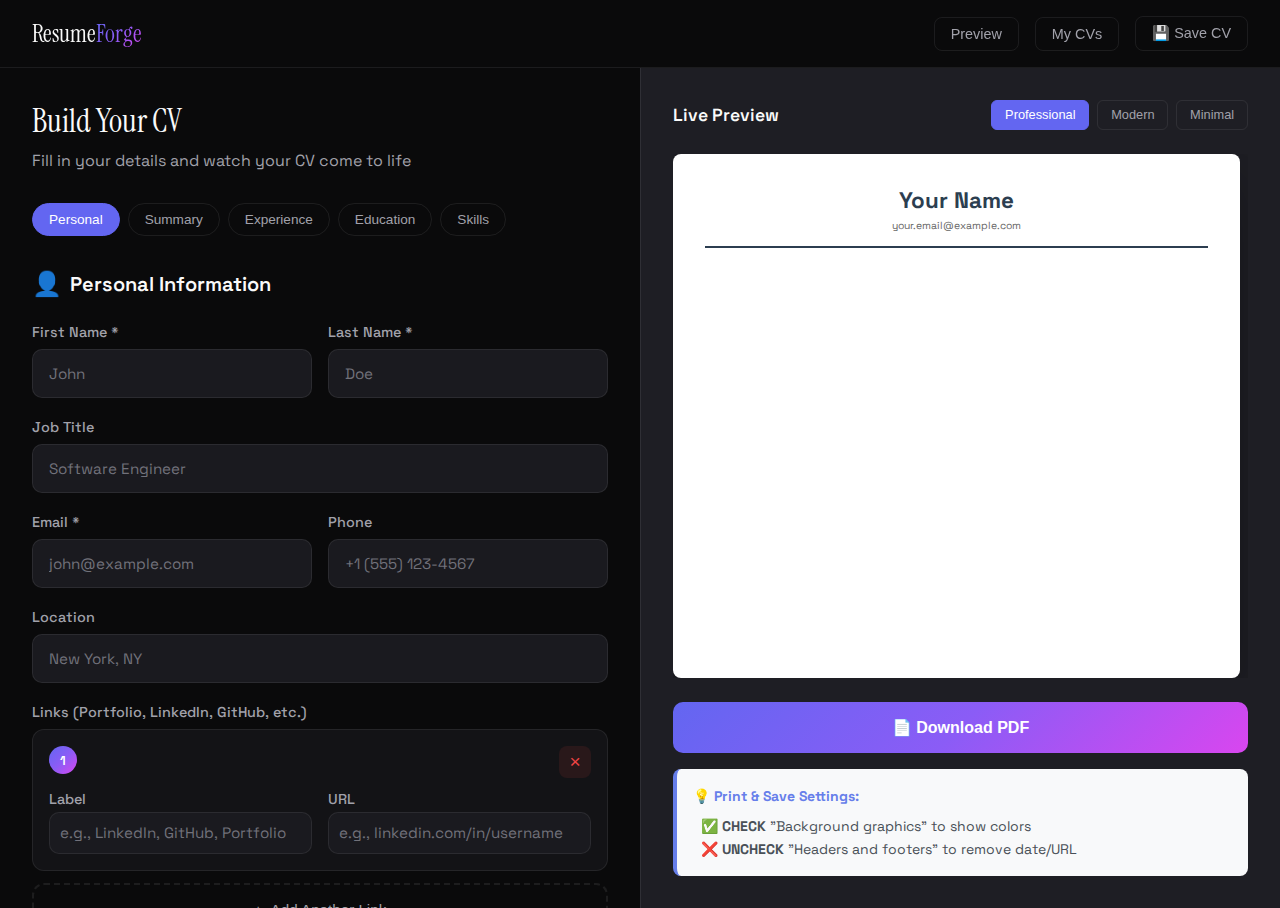
<file: templates/create.html>
<!DOCTYPE html>
<html lang="en">
<head>
    <meta charset="UTF-8">
    <meta name="viewport" content="width=device-width, initial-scale=1.0">
    <title>Create Your CV — ResumeForge</title>
    <link rel="icon" type="image/svg+xml" href="data:image/svg+xml,%3Csvg xmlns='http://www.w3.org/2000/svg' viewBox='0 0 100 100'%3E%3Cdefs%3E%3ClinearGradient id='grad' x1='0%25' y1='0%25' x2='100%25' y2='100%25'%3E%3Cstop offset='0%25' style='stop-color:%23667eea;stop-opacity:1' /%3E%3Cstop offset='100%25' style='stop-color:%23764ba2;stop-opacity:1' /%3E%3C/linearGradient%3E%3C/defs%3E%3Crect width='100' height='100' rx='20' fill='url(%23grad)'/%3E%3Cpath d='M25 30h50v5H25zm0 15h50v3H25zm0 10h35v3H25zm0 10h40v3H25z' fill='white'/%3E%3C/svg%3E">
    <link href="https://fonts.googleapis.com/css2?family=Space+Grotesk:wght@300;400;500;600;700&family=Instrument+Serif:ital@0;1&display=swap" rel="stylesheet">
    <style>
        :root {
            --bg-dark: #0a0a0b;
            --bg-card: #131316;
            --bg-input: #1a1a1f;
            --accent: #6366f1;
            --accent-hover: #818cf8;
            --accent-glow: rgba(99, 102, 241, 0.4);
            --success: #22c55e;
            --warning: #eab308;
            --text-primary: #fafafa;
            --text-secondary: #a1a1aa;
            --text-muted: #71717a;
            --border: rgba(255, 255, 255, 0.08);
            --border-focus: rgba(99, 102, 241, 0.5);
            --gradient-1: linear-gradient(135deg, #6366f1 0%, #8b5cf6 50%, #d946ef 100%);
        }

        * {
            margin: 0;
            padding: 0;
            box-sizing: border-box;
        }

        body {
            font-family: 'Space Grotesk', sans-serif;
            background: var(--bg-dark);
            color: var(--text-primary);
            min-height: 100vh;
        }

        /* Navigation */
        nav {
            position: sticky;
            top: 0;
            padding: 1rem 2rem;
            display: flex;
            justify-content: space-between;
            align-items: center;
            z-index: 100;
            backdrop-filter: blur(10px);
            background: rgba(10, 10, 11, 0.9);
            border-bottom: 1px solid var(--border);
        }

        .logo {
            font-family: 'Instrument Serif', serif;
            font-size: 1.5rem;
            text-decoration: none;
            color: var(--text-primary);
        }

        .logo span {
            background: var(--gradient-1);
            -webkit-background-clip: text;
            -webkit-text-fill-color: transparent;
            background-clip: text;
        }

        .nav-actions {
            display: flex;
            gap: 1rem;
            align-items: center;
        }

        .btn-outline {
            background: transparent;
            color: var(--text-secondary);
            padding: 0.5rem 1rem;
            border-radius: 8px;
            font-weight: 500;
            font-size: 0.9rem;
            text-decoration: none;
            border: 1px solid var(--border);
            transition: all 0.2s;
            cursor: pointer;
        }

        .btn-outline:hover {
            color: var(--text-primary);
            border-color: var(--text-secondary);
        }

        /* Main Layout */
        .app-container {
            display: grid;
            grid-template-columns: 1fr 1fr;
            min-height: calc(100vh - 60px);
        }

        /* Form Panel */
        .form-panel {
            padding: 2rem;
            overflow-y: auto;
            max-height: calc(100vh - 60px);
        }

        .form-header {
            margin-bottom: 2rem;
        }

        .form-header h1 {
            font-family: 'Instrument Serif', serif;
            font-size: 2rem;
            font-weight: 400;
            margin-bottom: 0.5rem;
        }

        .form-header p {
            color: var(--text-secondary);
        }

        /* Progress Steps */
        .progress-steps {
            display: flex;
            gap: 0.5rem;
            margin-bottom: 2rem;
            flex-wrap: wrap;
        }

        .step-btn {
            padding: 0.5rem 1rem;
            border-radius: 100px;
            font-size: 0.85rem;
            font-weight: 500;
            border: 1px solid var(--border);
            background: transparent;
            color: var(--text-secondary);
            cursor: pointer;
            transition: all 0.2s;
            position: relative;
        }

        .step-btn:hover::after {
            content: attr(data-tooltip);
            position: absolute;
            bottom: 100%;
            left: 50%;
            transform: translateX(-50%);
            background: rgba(0, 0, 0, 0.9);
            color: white;
            padding: 0.5rem 0.75rem;
            border-radius: 6px;
            font-size: 0.75rem;
            white-space: nowrap;
            margin-bottom: 0.5rem;
            z-index: 1000;
        }



        .step-btn:hover {
            border-color: var(--accent);
            color: var(--text-primary);
        }

        .step-btn.active {
            background: var(--accent);
            border-color: var(--accent);
            color: white;
        }

        .step-btn.completed {
            border-color: var(--success);
            color: var(--success);
        }

        .step-btn.completed::before {
            content: '✓ ';
        }

        .step-btn.incomplete {
            border-color: var(--warning);
            color: var(--warning);
        }

        .step-btn.incomplete::before {
            content: '⚠ ';
        }

        /* Form Sections */
        .form-section {
            display: none;
            animation: fadeIn 0.3s ease;
        }

        .form-section.active {
            display: block;
        }

        @keyframes fadeIn {
            from { opacity: 0; transform: translateY(10px); }
            to { opacity: 1; transform: translateY(0); }
        }

        .section-title {
            font-size: 1.25rem;
            font-weight: 600;
            margin-bottom: 1.5rem;
            display: flex;
            align-items: center;
            gap: 0.5rem;
        }

        .section-title .icon {
            font-size: 1.5rem;
        }

        /* Form Elements */
        .form-group {
            margin-bottom: 1.25rem;
            position: relative;
        }

        .form-row {
            display: grid;
            grid-template-columns: 1fr 1fr;
            gap: 1rem;
        }

        label {
            display: block;
            font-size: 0.9rem;
            font-weight: 500;
            margin-bottom: 0.5rem;
            color: var(--text-secondary);
        }

        input, textarea, select {
            width: 100%;
            padding: 0.875rem 1rem;
            border: 1px solid var(--border);
            border-radius: 10px;
            background: var(--bg-input);
            color: var(--text-primary);
            font-family: inherit;
            font-size: 0.95rem;
            transition: all 0.2s;
        }

        input:focus, textarea:focus, select:focus {
            outline: none;
            border-color: var(--border-focus);
            box-shadow: 0 0 0 3px rgba(99, 102, 241, 0.1);
        }

        input::placeholder, textarea::placeholder {
            color: var(--text-muted);
        }

        textarea {
            resize: vertical;
            min-height: 100px;
        }

        /* Validation Styles */
        .error {
            border-color: #ef4444 !important;
        }

        .error-message {
            color: #ef4444;
            font-size: 0.8rem;
            margin-top: 0.25rem;
            display: none;
        }

        .error-message.show {
            display: block;
        }

        input.valid {
            border-color: var(--success);
        }

        .success-icon {
            color: var(--success);
            font-size: 1rem;
            display: none;
            position: absolute;
            right: 1rem;
            top: 2.5rem;
        }

        .form-group.has-success .success-icon {
            display: block;
        }

        /* Entry Cards (Experience, Education) */
        .entry-card {
            background: var(--bg-card);
            border: 1px solid var(--border);
            border-radius: 12px;
            padding: 1.25rem;
            margin-bottom: 1rem;
            position: relative;
        }

        .entry-card .entry-header {
            display: flex;
            justify-content: space-between;
            align-items: flex-start;
            margin-bottom: 1rem;
        }

        .entry-number {
            background: var(--gradient-1);
            color: white;
            width: 28px;
            height: 28px;
            border-radius: 50%;
            display: flex;
            align-items: center;
            justify-content: center;
            font-size: 0.8rem;
            font-weight: 600;
        }

        .remove-entry {
            background: rgba(239, 68, 68, 0.1);
            color: #ef4444;
            border: none;
            width: 32px;
            height: 32px;
            border-radius: 8px;
            cursor: pointer;
            font-size: 1.2rem;
            transition: all 0.2s;
        }

        .remove-entry:hover {
            background: rgba(239, 68, 68, 0.2);
        }

        .add-entry-btn {
            width: 100%;
            padding: 1rem;
            border: 2px dashed var(--border);
            border-radius: 12px;
            background: transparent;
            color: var(--text-secondary);
            font-size: 0.95rem;
            font-weight: 500;
            cursor: pointer;
            transition: all 0.2s;
            display: flex;
            align-items: center;
            justify-content: center;
            gap: 0.5rem;
        }

        .add-entry-btn:hover {
            border-color: var(--accent);
            color: var(--accent);
            background: rgba(99, 102, 241, 0.05);
        }

        /* AI Button */
        .ai-enhance-btn {
            background: linear-gradient(135deg, rgba(99, 102, 241, 0.2), rgba(139, 92, 246, 0.2));
            border: 1px solid rgba(99, 102, 241, 0.3);
            color: var(--accent-hover);
            padding: 0.5rem 1rem;
            border-radius: 8px;
            font-size: 0.8rem;
            font-weight: 500;
            cursor: pointer;
            transition: all 0.2s;
            display: inline-flex;
            align-items: center;
            gap: 0.4rem;
            margin-top: 0.5rem;
        }

        .ai-enhance-btn:hover {
            background: linear-gradient(135deg, rgba(99, 102, 241, 0.3), rgba(139, 92, 246, 0.3));
            border-color: var(--accent);
        }

        .ai-enhance-btn:disabled {
            opacity: 0.5;
            cursor: not-allowed;
        }

        .ai-enhance-btn .spinner {
            width: 14px;
            height: 14px;
            border: 2px solid transparent;
            border-top-color: currentColor;
            border-radius: 50%;
            animation: spin 0.8s linear infinite;
            display: none;
        }

        .ai-enhance-btn.loading .spinner {
            display: block;
        }

        .ai-enhance-btn.loading .icon {
            display: none;
        }

        @keyframes spin {
            to { transform: rotate(360deg); }
        }

        /* Skills Input */
        .skills-container {
            display: flex;
            flex-wrap: wrap;
            gap: 0.5rem;
            padding: 0.75rem;
            border: 1px solid var(--border);
            border-radius: 10px;
            background: var(--bg-input);
            min-height: 50px;
        }

        .skill-tag {
            background: var(--gradient-1);
            color: white;
            padding: 0.4rem 0.75rem;
            border-radius: 100px;
            font-size: 0.85rem;
            font-weight: 500;
            display: flex;
            align-items: center;
            gap: 0.4rem;
        }

        .skill-tag button {
            background: rgba(255, 255, 255, 0.2);
            border: none;
            color: white;
            width: 18px;
            height: 18px;
            border-radius: 50%;
            cursor: pointer;
            font-size: 0.7rem;
            display: flex;
            align-items: center;
            justify-content: center;
        }

        .skills-input {
            border: none;
            background: transparent;
            flex: 1;
            min-width: 120px;
            padding: 0.25rem;
        }

        .skills-input:focus {
            outline: none;
            box-shadow: none;
        }

        /* Navigation Buttons */
        .form-navigation {
            display: flex;
            justify-content: space-between;
            margin-top: 2rem;
            padding-top: 1.5rem;
            border-top: 1px solid var(--border);
        }

        .btn-prev, .btn-next {
            padding: 0.875rem 2rem;
            border-radius: 10px;
            font-weight: 600;
            font-size: 0.95rem;
            cursor: pointer;
            transition: all 0.2s;
        }

        .btn-prev {
            background: transparent;
            border: 1px solid var(--border);
            color: var(--text-secondary);
        }

        .btn-prev:hover {
            border-color: var(--text-secondary);
            color: var(--text-primary);
        }

        .btn-next {
            background: var(--gradient-1);
            border: none;
            color: white;
        }

        .btn-next:hover {
            transform: translateY(-2px);
            box-shadow: 0 10px 30px var(--accent-glow);
        }

        /* Preview Panel */
        .preview-panel {
            background: #1e1e24;
            border-left: 1px solid var(--border);
            padding: 2rem;
            display: flex;
            flex-direction: column;
            height: calc(100vh - 60px);
            position: sticky;
            top: 60px;
        }

        .preview-header {
            display: flex;
            justify-content: space-between;
            align-items: center;
            margin-bottom: 1.5rem;
            flex-shrink: 0;
        }

        .preview-header h2 {
            font-size: 1.1rem;
            font-weight: 600;
        }

        .preview-content {
            flex: 1;
            overflow-y: auto;
            margin-bottom: 0;
            padding-right: 0.5rem;
        }

        .preview-content::-webkit-scrollbar {
            width: 8px;
        }

        .preview-content::-webkit-scrollbar-track {
            background: rgba(255, 255, 255, 0.05);
            border-radius: 10px;
        }

        .preview-content::-webkit-scrollbar-thumb {
            background: rgba(102, 126, 234, 0.5);
            border-radius: 10px;
        }

        .preview-content::-webkit-scrollbar-thumb:hover {
            background: rgba(102, 126, 234, 0.7);
        }

        .download-section {
            flex-shrink: 0;
        }

        .template-selector {
            display: flex;
            gap: 0.5rem;
        }

        .template-option {
            padding: 0.4rem 0.8rem;
            border-radius: 6px;
            font-size: 0.8rem;
            font-weight: 500;
            border: 1px solid var(--border);
            background: transparent;
            color: var(--text-secondary);
            cursor: pointer;
            transition: all 0.2s;
        }

        .template-option:hover {
            border-color: var(--accent);
        }

        .template-option.active {
            background: var(--accent);
            border-color: var(--accent);
            color: white;
        }

        /* CV Preview */
        .cv-preview {
            background: white;
            border-radius: 8px;
            min-height: 100%;
            padding: 2rem;
            font-size: 0.7rem;
            color: #333;
            box-shadow: 0 20px 60px rgba(0, 0, 0, 0.3);
        }

        .cv-preview.professional .cv-header {
            text-align: center;
            border-bottom: 2px solid #2c3e50;
            padding-bottom: 0.75rem;
            margin-bottom: 1rem;
        }

        .cv-preview .cv-name {
            font-size: 1.4rem;
            font-weight: bold;
            color: #2c3e50;
            margin-bottom: 0.25rem;
        }

        .cv-preview .cv-job-title {
            font-size: 0.75rem;
            color: #666;
            font-style: italic;
            margin-bottom: 0.25rem;
        }

        .cv-preview .cv-contact {
            font-size: 0.65rem;
            color: #666;
        }

        .cv-preview .cv-contact div {
            margin-bottom: 0.15rem;
        }

        .cv-preview .cv-contact div:last-child {
            margin-bottom: 0;
        }

        .cv-preview .cv-section-title {
            font-size: 0.8rem;
            font-weight: bold;
            color: #2c3e50;
            border-bottom: 1px solid #e5e5e5;
            padding-bottom: 0.25rem;
            margin: 0.75rem 0 0.5rem;
            text-transform: uppercase;
            letter-spacing: 0.5px;
        }

        .cv-preview .cv-summary {
            font-size: 0.65rem;
            line-height: 1.5;
            color: #555;
        }

        .cv-preview .cv-entry {
            margin-bottom: 0.6rem;
        }

        .cv-preview .cv-entry-title {
            font-weight: 600;
            color: #333;
        }

        .cv-preview .cv-entry-subtitle {
            font-size: 0.6rem;
            color: #666;
            font-style: italic;
        }

        .cv-preview .cv-entry-desc {
            font-size: 0.6rem;
            color: #555;
            margin-top: 0.2rem;
            line-height: 1.4;
        }

        .cv-preview .cv-skills {
            display: flex;
            flex-wrap: wrap;
            gap: 0.3rem;
        }

        .cv-preview .cv-skill {
            background: #f0f0f0;
            padding: 0.2rem 0.5rem;
            border-radius: 3px;
            font-size: 0.55rem;
        }

        /* Modern Template */
        .cv-preview.modern {
            background: linear-gradient(135deg, #667eea, #764ba2);
            color: white;
            padding: 0;
            display: flex;
            flex-direction: row;
        }

        .cv-preview.modern .cv-header {
            background: rgba(0,0,0,0.2);
            padding: 1rem;
            border-bottom: none;
            text-align: left;
            width: 35%;
            border-right: 1px solid rgba(255,255,255,0.1);
            overflow-y: auto;
            flex-shrink: 0;
        }

        .cv-preview.modern .cv-name {
            color: white;
            font-size: 1rem;
            font-weight: bold;
            margin-bottom: 0.3rem;
        }

        .cv-preview.modern .cv-job-title {
            color: rgba(255,255,255,0.9);
            font-size: 0.65rem;
            margin-bottom: 0.75rem;
        }

        .cv-preview.modern .cv-contact {
            color: rgba(255,255,255,0.8);
            font-size: 0.55rem;
            line-height: 1.6;
        }

        .cv-preview.modern .cv-section-title {
            color: white;
            border-color: rgba(255,255,255,0.3);
            font-size: 0.65rem;
            margin-top: 1rem;
            margin-bottom: 0.5rem;
        }

        .cv-preview.modern .cv-summary,
        .cv-preview.modern .cv-entry-title,
        .cv-preview.modern .cv-entry-subtitle,
        .cv-preview.modern .cv-entry-desc {
            color: rgba(255,255,255,0.9);
        }

        .cv-preview.modern .cv-skill {
            background: rgba(255,255,255,0.2);
            color: white;
        }

        .cv-preview.modern .cv-main-content {
            width: 65%;
            padding: 1rem;
            overflow-y: auto;
        }

        .cv-preview.modern #preview-summary-section,
        .cv-preview.modern #preview-experience-section,
        .cv-preview.modern #preview-education-section {
            width: 100%;
            padding: 0;
        }

        .cv-preview.modern #preview-skills-section {
            padding: 0;
            margin-top: 1rem;
        }

        /* Modern template - skills subsections styling */
        .cv-preview.modern .cv-skills > div {
            margin-bottom: 0.75rem;
        }

        .cv-preview.modern .cv-skills > div > div:first-child {
            font-weight: 600;
            font-size: 0.55rem;
            margin-bottom: 0.4rem;
            opacity: 0.9;
            text-transform: uppercase;
            letter-spacing: 0.3px;
        }

        /* Minimal Template */
        .cv-preview.minimal {
            background: #fafafa;
            border-left: 4px solid #000;
        }

        .cv-preview.minimal .cv-header {
            text-align: left;
            border: none;
        }

        .cv-preview.minimal .cv-name {
            font-size: 1.6rem;
            font-weight: 300;
            letter-spacing: 2px;
            color: #000;
        }

        .cv-preview.minimal .cv-job-title {
            color: #555;
        }

        .cv-preview.minimal .cv-section-title {
            color: #000;
            font-weight: 500;
            text-transform: none;
            letter-spacing: 0;
        }

        /* Download Button */
        .download-section {
            margin-top: 1.5rem;
        }

        .btn-download {
            width: 100%;
            padding: 1rem;
            background: var(--gradient-1);
            border: none;
            border-radius: 10px;
            color: white;
            font-weight: 600;
            font-size: 1rem;
            cursor: pointer;
            transition: all 0.2s;
            display: flex;
            align-items: center;
            justify-content: center;
            gap: 0.5rem;
        }

        .btn-download:hover {
            transform: translateY(-2px);
            box-shadow: 0 10px 30px var(--accent-glow);
        }

        /* Responsive */
        @media (max-width: 1024px) {
            nav {
                padding: 0.75rem 1rem;
            }

            .logo {
                font-size: 1.25rem;
            }

            .nav-actions {
                gap: 0.5rem;
            }

            .btn-outline {
                padding: 0.5rem 0.75rem;
                font-size: 0.8rem;
            }

            .app-container {
                grid-template-columns: 1fr;
            }

            .preview-panel {
                display: none;
                position: fixed;
                top: 0;
                left: 0;
                right: 0;
                bottom: 0;
                z-index: 1000;
                background: rgba(0, 0, 0, 0.95);
                padding: 1rem;
                overflow-y: auto;
            }

            .preview-panel.mobile-visible {
                display: flex;
            }

            .preview-header {
                position: relative;
            }

            .mobile-close-btn {
                display: block;
                position: absolute;
                top: 0;
                right: 0;
                background: #ef4444;
                color: white;
                border: none;
                width: 44px;
                height: 44px;
                border-radius: 50%;
                font-size: 2rem;
                line-height: 1;
                cursor: pointer;
                display: flex;
                align-items: center;
                justify-content: center;
                z-index: 1001;
                box-shadow: 0 4px 12px rgba(239, 68, 68, 0.5);
            }

            .mobile-close-bottom-btn {
                display: block;
                width: 100%;
                padding: 1rem;
                background: #ef4444;
                color: white;
                border: none;
                border-radius: 10px;
                font-size: 1rem;
                font-weight: 600;
                cursor: pointer;
                margin-top: 1rem;
            }

            .form-row {
                grid-template-columns: 1fr;
            }
        }

        @media (max-width: 640px) {
            nav {
                padding: 0.65rem 0.75rem;
            }

            .logo {
                font-size: 1.1rem;
            }

            .nav-actions {
                gap: 0.4rem;
            }

            .btn-outline {
                padding: 0.4rem 0.6rem;
                font-size: 0.75rem;
                white-space: nowrap;
            }
        }

        .mobile-close-btn {
            display: none;
        }

        .mobile-close-bottom-btn {
            display: none;
        }

        /* Modal Styles */
        .modal {
            display: none;
            position: fixed;
            top: 0;
            left: 0;
            right: 0;
            bottom: 0;
            background: rgba(0, 0, 0, 0.8);
            z-index: 2000;
            align-items: center;
            justify-content: center;
            padding: 2rem;
        }

        .modal.active {
            display: flex;
        }

        .modal-content {
            background: var(--bg-card);
            border-radius: 16px;
            max-width: 800px;
            width: 100%;
            max-height: 80vh;
            overflow-y: auto;
            border: 1px solid var(--border);
        }

        .modal-header {
            padding: 1.5rem 2rem;
            border-bottom: 1px solid var(--border);
            display: flex;
            justify-content: space-between;
            align-items: center;
        }

        .modal-header h2 {
            font-size: 1.5rem;
            font-weight: 600;
        }

        .modal-close {
            background: transparent;
            border: none;
            color: var(--text-secondary);
            font-size: 2rem;
            cursor: pointer;
            width: 36px;
            height: 36px;
            display: flex;
            align-items: center;
            justify-content: center;
            border-radius: 8px;
            transition: all 0.2s;
        }

        .modal-close:hover {
            background: rgba(255, 255, 255, 0.1);
            color: var(--text-primary);
        }

        .modal-body {
            padding: 2rem;
        }

        .cv-list-item {
            background: var(--bg-input);
            border: 1px solid var(--border);
            border-radius: 12px;
            padding: 1.25rem;
            margin-bottom: 1rem;
            display: flex;
            justify-content: space-between;
            align-items: center;
            transition: all 0.2s;
        }

        .cv-list-item:hover {
            border-color: var(--accent);
            background: rgba(99, 102, 241, 0.05);
        }

        .cv-info h3 {
            font-size: 1.1rem;
            font-weight: 600;
            margin-bottom: 0.5rem;
        }

        .cv-meta {
            font-size: 0.85rem;
            color: var(--text-muted);
        }

        .cv-actions {
            display: flex;
            gap: 0.5rem;
        }

        .btn-load, .btn-delete {
            padding: 0.5rem 1rem;
            border-radius: 8px;
            font-size: 0.9rem;
            font-weight: 500;
            cursor: pointer;
            transition: all 0.2s;
            border: none;
        }

        .btn-load {
            background: var(--accent);
            color: white;
        }

        .btn-load:hover {
            background: var(--accent-hover);
        }

        .btn-delete {
            background: rgba(239, 68, 68, 0.1);
            color: #ef4444;
        }

        .btn-delete:hover {
            background: rgba(239, 68, 68, 0.2);
        }

        .empty-state {
            text-align: center;
            padding: 3rem 2rem;
            color: var(--text-muted);
        }

        .empty-state .icon {
            font-size: 4rem;
            margin-bottom: 1rem;
            opacity: 0.5;
        }

        /* Toast Notifications */
        .toast-container {
            position: fixed;
            top: 80px;
            right: 20px;
            z-index: 3000;
            display: flex;
            flex-direction: column;
            gap: 10px;
        }

        .toast {
            background: var(--bg-card);
            border: 1px solid var(--border);
            border-radius: 12px;
            padding: 1rem 1.25rem;
            min-width: 300px;
            max-width: 400px;
            box-shadow: 0 10px 40px rgba(0, 0, 0, 0.5);
            display: flex;
            align-items: center;
            gap: 0.75rem;
            animation: slideIn 0.3s ease;
        }

        .toast.success {
            border-left: 4px solid #22c55e;
        }

        .toast.error {
            border-left: 4px solid #ef4444;
        }

        .toast.info {
            border-left: 4px solid #3b82f6;
        }

        .toast .toast-icon {
            font-size: 1.5rem;
            flex-shrink: 0;
        }

        .toast.success .toast-icon {
            color: #22c55e;
        }

        .toast.error .toast-icon {
            color: #ef4444;
        }

        .toast.info .toast-icon {
            color: #3b82f6;
        }

        .toast .toast-message {
            flex: 1;
            font-size: 0.9rem;
            color: var(--text-primary);
        }

        @keyframes slideIn {
            from {
                transform: translateX(400px);
                opacity: 0;
            }
            to {
                transform: translateX(0);
                opacity: 1;
            }
        }

        @keyframes slideOut {
            from {
                transform: translateX(0);
                opacity: 1;
            }
            to {
                transform: translateX(400px);
                opacity: 0;
            }
        }

        .toast.hiding {
            animation: slideOut 0.3s ease;
        }

        /* Confirmation Modal */
        .confirm-modal {
            display: none;
            position: fixed;
            top: 0;
            left: 0;
            right: 0;
            bottom: 0;
            background: rgba(0, 0, 0, 0.8);
            z-index: 2500;
            align-items: center;
            justify-content: center;
            padding: 2rem;
        }

        .confirm-modal.active {
            display: flex;
        }

        .confirm-content {
            background: var(--bg-card);
            border-radius: 16px;
            max-width: 450px;
            width: 100%;
            border: 1px solid var(--border);
            overflow: hidden;
        }

        .confirm-header {
            padding: 1.5rem 2rem;
            border-bottom: 1px solid var(--border);
        }

        .confirm-header h3 {
            font-size: 1.25rem;
            font-weight: 600;
            color: #ef4444;
            display: flex;
            align-items: center;
            gap: 0.5rem;
        }

        .confirm-body {
            padding: 2rem;
            color: var(--text-secondary);
            line-height: 1.6;
        }

        .confirm-footer {
            padding: 1.5rem 2rem;
            border-top: 1px solid var(--border);
            display: flex;
            gap: 1rem;
            justify-content: flex-end;
        }

        .confirm-btn {
            padding: 0.75rem 1.5rem;
            border-radius: 10px;
            font-size: 0.95rem;
            font-weight: 500;
            cursor: pointer;
            border: none;
            transition: all 0.2s;
        }

        .confirm-btn.cancel {
            background: var(--bg-input);
            color: var(--text-primary);
            border: 1px solid var(--border);
        }

        .confirm-btn.cancel:hover {
            background: rgba(255, 255, 255, 0.1);
        }

        .confirm-btn.delete {
            background: #ef4444;
            color: white;
        }

        .confirm-btn.delete:hover {
            background: #dc2626;
        }

        /* Custom Date Input Styling */
        input[type="month"],
        input[type="number"] {
            appearance: none;
            -webkit-appearance: none;
            -moz-appearance: none;
            background: var(--bg-input);
            border: 1px solid var(--border);
            color: var(--text-primary);
            padding: 0.875rem 1rem;
            border-radius: 10px;
            font-family: inherit;
            font-size: 0.95rem;
            width: 100%;
            transition: all 0.2s;
            cursor: pointer;
        }

        input[type="month"]:hover,
        input[type="number"]:hover {
            border-color: var(--accent);
            background: rgba(99, 102, 241, 0.05);
        }

        input[type="month"]:focus,
        input[type="number"]:focus {
            outline: none;
            border-color: var(--accent);
            background: var(--bg-input);
            box-shadow: 0 0 0 3px rgba(99, 102, 241, 0.1);
        }

        /* Custom calendar icon for month input */
        input[type="month"] {
            position: relative;
            background-image: url("data:image/svg+xml,%3Csvg xmlns='http://www.w3.org/2000/svg' width='20' height='20' viewBox='0 0 24 24' fill='none' stroke='%23a0aec0' stroke-width='2' stroke-linecap='round' stroke-linejoin='round'%3E%3Crect x='3' y='4' width='18' height='18' rx='2' ry='2'%3E%3C/rect%3E%3Cline x1='16' y1='2' x2='16' y2='6'%3E%3C/line%3E%3Cline x1='8' y1='2' x2='8' y2='6'%3E%3C/line%3E%3Cline x1='3' y1='10' x2='21' y2='10'%3E%3C/line%3E%3C/svg%3E");
            background-repeat: no-repeat;
            background-position: right 1rem center;
            background-size: 18px;
            padding-right: 3rem;
        }

        /* Style the native month picker dropdown */
        input[type="month"]::-webkit-calendar-picker-indicator {
            position: absolute;
            right: 1rem;
            width: 18px;
            height: 18px;
            opacity: 0;
            cursor: pointer;
        }

        input[type="month"]::-webkit-datetime-edit {
            color: var(--text-primary);
        }

        input[type="month"]::-webkit-datetime-edit-fields-wrapper {
            padding: 0;
        }

        input[type="month"]::-webkit-datetime-edit-month-field,
        input[type="month"]::-webkit-datetime-edit-year-field {
            color: var(--text-primary);
        }

        /* Number input arrows styling */
        input[type="number"]::-webkit-inner-spin-button,
        input[type="number"]::-webkit-outer-spin-button {
            -webkit-appearance: none;
            margin: 0;
        }

        input[type="number"] {
            -moz-appearance: textfield;
        }

        /* Add icon to number input */
        .form-group:has(input[type="number"]) {
            position: relative;
        }

        .date-input-wrapper {
            position: relative;
        }

        .date-input-wrapper input[type="number"] {
            padding-right: 3rem;
        }

        .date-input-wrapper::after {
            content: '📅';
            position: absolute;
            right: 1rem;
            top: 50%;
            transform: translateY(-50%);
            pointer-events: none;
            font-size: 1.1rem;
            opacity: 0.6;
        }
    </style>
</head>
<body>
    <!-- Toast Container -->
    <div class="toast-container" id="toast-container"></div>

    <nav>
        <a href="/" class="logo">Resume<span>Forge</span></a>
        <div class="nav-actions">
            <button class="btn-outline" onclick="togglePreview()">Preview</button>
            <button class="btn-outline" onclick="showMyCVs()">My CVs</button>
            <button class="btn-outline" onclick="saveCV()">💾 Save CV</button>
        </div>
    </nav>


    <div class="app-container">
        <!-- Form Panel -->
        <div class="form-panel">
            <div class="form-header">
                <h1>Build Your CV</h1>
                <p>Fill in your details and watch your CV come to life</p>
            </div>

            <!-- Progress Steps -->
            <div class="progress-steps">
                <button class="step-btn active" data-step="1" onclick="goToStep(1)">Personal</button>
                <button class="step-btn" data-step="2" onclick="goToStep(2)">Summary</button>
                <button class="step-btn" data-step="3" onclick="goToStep(3)">Experience</button>
                <button class="step-btn" data-step="4" onclick="goToStep(4)">Education</button>
                <button class="step-btn" data-step="5" onclick="goToStep(5)">Skills</button>
            </div>

            <form id="cv-form">
                <!-- Step 1: Personal Info -->
                <div class="form-section active" data-step="1">
                    <h3 class="section-title"><span class="icon">👤</span> Personal Information</h3>

                    <div class="form-row">
                        <div class="form-group">
                            <label for="firstName">First Name *</label>
                            <input type="text" id="firstName" name="firstName" placeholder="John" required>
                            <span class="success-icon">✓</span>
                            <div class="error-message" id="firstName-error">First name is required</div>
                        </div>
                        <div class="form-group">
                            <label for="lastName">Last Name *</label>
                            <input type="text" id="lastName" name="lastName" placeholder="Doe" required>
                            <span class="success-icon">✓</span>
                            <div class="error-message" id="lastName-error">Last name is required</div>
                        </div>
                    </div>

                    <div class="form-group">
                        <label for="jobTitle">Job Title</label>
                        <input type="text" id="jobTitle" name="jobTitle" placeholder="Software Engineer">
                        <span class="success-icon">✓</span>
                    </div>

                    <div class="form-row">
                        <div class="form-group">
                            <label for="email">Email *</label>
                            <input type="email" id="email" name="email" placeholder="john@example.com" required>
                            <span class="success-icon">✓</span>
                            <div class="error-message" id="email-error">Please enter a valid email address</div>
                        </div>
                        <div class="form-group">
                            <label for="phone">Phone</label>
                            <input type="tel" id="phone" name="phone" placeholder="+1 (555) 123-4567">
                            <span class="success-icon">✓</span>
                            <div class="error-message" id="phone-error">Please enter a valid phone number</div>
                        </div>
                    </div>

                    <div class="form-group">
                        <label for="location">Location</label>
                        <input type="text" id="location" name="location" placeholder="New York, NY">
                        <span class="success-icon">✓</span>
                    </div>

                    <div class="form-group">
                        <label>Links (Portfolio, LinkedIn, GitHub, etc.)</label>
                        <div id="links-entries">
                            <div class="entry-card" data-index="1" style="padding: 1rem; margin-bottom: 0.75rem;">
                                <div class="entry-header" style="margin-bottom: 0.75rem;">
                                    <span class="entry-number">1</span>
                                    <button type="button" class="remove-entry" onclick="removeLink(this)">×</button>
                                </div>
                                <div class="form-row">
                                    <div class="form-group" style="margin-bottom: 0;">
                                        <label style="margin-bottom: 0.25rem;">Label</label>
                                        <input type="text" name="link_label_1" placeholder="e.g., LinkedIn, GitHub, Portfolio" style="padding: 0.65rem;">
                                    </div>
                                    <div class="form-group" style="margin-bottom: 0;">
                                        <label style="margin-bottom: 0.25rem;">URL</label>
                                        <input type="text" name="link_url_1" placeholder="e.g., linkedin.com/in/username" style="padding: 0.65rem;">
                                    </div>
                                </div>
                            </div>
                        </div>
                        <button type="button" class="add-entry-btn" onclick="addLink()" style="margin-top: 0.5rem;">
                            <span>+</span> Add Another Link
                        </button>
                    </div>
                </div>

                <!-- Step 2: Professional Summary -->
                <div class="form-section" data-step="2">
                    <h3 class="section-title"><span class="icon">📝</span> Professional Summary</h3>

                    <div class="form-group">
                        <label for="targetJob">Target Job (Optional - for AI optimization)</label>
                        <input type="text" id="targetJob" name="targetJob" placeholder="e.g., Senior Frontend Developer at Netflix">
                        <small style="color: var(--text-muted); font-size: 0.85rem; margin-top: 4px; display: block;">Specify the job you're applying for to tailor your summary</small>
                    </div>

                    <div class="form-group">
                        <label for="summary">
                            Tell us about yourself
                            <span style="background: linear-gradient(135deg, #22c55e, #10b981); color: white; padding: 2px 8px; border-radius: 4px; font-size: 0.7rem; font-weight: 600; margin-left: 8px;">RECOMMENDED</span>
                        </label>
                        <textarea id="summary" name="summary" rows="5" placeholder="Write 2-3 sentences about your professional background, key skills, and career goals..."></textarea>
                        <button type="button" class="ai-enhance-btn" onclick="enhanceSummary()">
                            <span class="icon">✨</span>
                            <span class="spinner"></span>
                            Enhance with AI
                        </button>
                        <div id="summary-error-msg" style="display: none; color: #ef4444; font-size: 0.9rem; margin-top: 8px; padding: 8px 12px; background: rgba(239, 68, 68, 0.1); border-radius: 6px; border-left: 3px solid #ef4444;">
                            ⚠️ Please fill in the "Target Job" field above to use AI enhancement
                        </div>
                    </div>
                </div>

                <!-- Step 3: Work Experience -->
                <div class="form-section" data-step="3">
                    <h3 class="section-title"><span class="icon">💼</span> Work Experience</h3>
                    
                    <div id="experience-entries">
                        <div class="entry-card" data-index="1">
                            <div class="entry-header">
                                <span class="entry-number">1</span>
                                <button type="button" class="remove-entry" onclick="removeEntry(this, 'experience')">×</button>
                            </div>
                            
                            <div class="form-row">
                                <div class="form-group">
                                    <label>Job Title *</label>
                                    <input type="text" name="exp_title_1" placeholder="Software Engineer">
                                </div>
                                <div class="form-group">
                                    <label>Company *</label>
                                    <input type="text" name="exp_company_1" placeholder="Tech Corp">
                                </div>
                            </div>

                            <div class="form-row">
                                <div class="form-group">
                                    <label>Start Date</label>
                                    <input type="month" name="exp_start_1" onchange="validateDates(1)">
                                </div>
                                <div class="form-group">
                                    <label>End Date</label>
                                    <input type="month" name="exp_end_1" id="exp_end_1" placeholder="Present" onchange="validateDates(1)">
                                    <div id="date-error-1" style="display: none; color: #ef4444; font-size: 0.85rem; margin-top: 6px; padding: 6px 10px; background: rgba(239, 68, 68, 0.1); border-radius: 4px; border-left: 3px solid #ef4444;">
                                        ⚠️ End date cannot be before start date
                                    </div>
                                    <div style="display: flex; align-items: center; gap: 8px; margin-top: 10px;">
                                        <input type="checkbox" id="exp_current_1" onchange="toggleCurrentJob(1)" style="width: 18px; height: 18px; cursor: pointer; margin: 0;">
                                        <label for="exp_current_1" style="margin: 0; font-size: 0.9rem; color: var(--text-secondary); cursor: pointer; user-select: none;">Currently working here</label>
                                    </div>
                                </div>
                            </div>

                            <div class="form-group">
                                <label>Description</label>
                                <textarea name="exp_desc_1" rows="3" placeholder="Describe your responsibilities and achievements..."></textarea>
                                <button type="button" class="ai-enhance-btn" onclick="enhanceBullet(this)">
                                    <span class="icon">✨</span>
                                    <span class="spinner"></span>
                                    Improve with AI
                                </button>
                            </div>
                        </div>
                    </div>

                    <button type="button" class="add-entry-btn" onclick="addExperience()">
                        <span>+</span> Add Another Position
                    </button>
                </div>

                <!-- Step 4: Education -->
                <div class="form-section" data-step="4">
                    <h3 class="section-title"><span class="icon">🎓</span> Education</h3>
                    
                    <div id="education-entries">
                        <div class="entry-card" data-index="1">
                            <div class="entry-header">
                                <span class="entry-number">1</span>
                                <button type="button" class="remove-entry" onclick="removeEntry(this, 'education')">×</button>
                            </div>
                            
                            <div class="form-row">
                                <div class="form-group">
                                    <label>Degree</label>
                                    <input type="text" name="edu_degree_1" placeholder="Bachelor of Science">
                                </div>
                                <div class="form-group">
                                    <label>Field of Study</label>
                                    <input type="text" name="edu_field_1" placeholder="Computer Science">
                                </div>
                            </div>

                            <div class="form-group">
                                <label>School/University</label>
                                <input type="text" name="edu_school_1" placeholder="University of Technology">
                            </div>

                            <div class="form-row">
                                <div class="form-group">
                                    <label>Start Year</label>
                                    <div class="date-input-wrapper">
                                        <input type="number" name="edu_start_1" id="edu_start_1" placeholder="2018" min="1950" max="2030" onchange="validateEducationDates(1)">
                                    </div>
                                </div>
                                <div class="form-group">
                                    <label>End Year</label>
                                    <div class="date-input-wrapper">
                                        <input type="number" name="edu_end_1" id="edu_end_1" placeholder="2022" min="1950" max="2030" onchange="validateEducationDates(1)">
                                    </div>
                                    <div id="edu-date-error-1" style="display: none; color: #ef4444; font-size: 0.85rem; margin-top: 6px; padding: 6px 10px; background: rgba(239, 68, 68, 0.1); border-radius: 4px; border-left: 3px solid #ef4444;">
                                        ⚠️ End date cannot be before start date
                                    </div>
                                    <div style="display: flex; align-items: center; gap: 8px; margin-top: 10px;">
                                        <input type="checkbox" id="edu_current_1" onchange="toggleCurrentEducation(1)" style="width: 18px; height: 18px; cursor: pointer; margin: 0;">
                                        <label for="edu_current_1" style="margin: 0; font-size: 0.9rem; color: var(--text-secondary); cursor: pointer; user-select: none;">Currently studying here</label>
                                    </div>
                                </div>
                            </div>
                        </div>
                    </div>

                    <button type="button" class="add-entry-btn" onclick="addEducation()">
                        <span>+</span> Add Another Education
                    </button>
                </div>

                <!-- Step 5: Skills -->
                <div class="form-section" data-step="5">
                    <h3 class="section-title"><span class="icon">🛠️</span> Skills</h3>

                    <button type="button" class="ai-enhance-btn" onclick="suggestSkills()" style="margin-bottom: 1rem;">
                        ✨ Suggest Skills with AI
                    </button>
                    <div id="skills-suggestion-error" style="display: none; color: #ef4444; font-size: 0.9rem; margin-bottom: 1.5rem; padding: 8px 12px; background: rgba(239, 68, 68, 0.1); border-radius: 6px; border-left: 3px solid #ef4444;">
                        ⚠️ <span id="skills-suggestion-error-text"></span>
                    </div>

                    <div class="form-group">
                        <label>Technical Skills</label>
                        <div class="skills-container" id="tech-skills">
                            <input type="text" class="skills-input" placeholder="Type a skill and press Enter" onkeydown="addSkill(event, 'tech-skills')">
                        </div>
                        <input type="hidden" name="techSkills" id="techSkillsHidden">
                    </div>

                    <div class="form-group">
                        <label>Soft Skills</label>
                        <div class="skills-container" id="soft-skills">
                            <input type="text" class="skills-input" placeholder="Type a skill and press Enter" onkeydown="addSkill(event, 'soft-skills')">
                        </div>
                        <input type="hidden" name="softSkills" id="softSkillsHidden">
                    </div>

                    <div class="form-group">
                        <label>Languages</label>
                        <div class="skills-container" id="languages">
                            <input type="text" class="skills-input" placeholder="e.g., English (Native)" onkeydown="addSkill(event, 'languages')">
                        </div>
                        <input type="hidden" name="languages" id="languagesHidden">
                    </div>
                </div>

                <!-- Form Navigation -->
                <div class="form-navigation">
                    <button type="button" class="btn-prev" onclick="prevStep()" id="prevBtn" style="visibility: hidden;">← Previous</button>
                    <button type="button" class="btn-next" onclick="nextStep()" id="nextBtn">Next →</button>
                </div>
            </form>
        </div>

        <!-- Preview Panel -->
        <div class="preview-panel" onclick="closePreviewOnBackdrop(event)">
            <div class="preview-header">
                <button class="mobile-close-btn" onclick="togglePreview()">×</button>
                <h2>Live Preview</h2>
                <div class="template-selector">
                    <button class="template-option active" data-template="professional" onclick="changeTemplate('professional')">Professional</button>
                    <button class="template-option" data-template="modern" onclick="changeTemplate('modern')">Modern</button>
                    <button class="template-option" data-template="minimal" onclick="changeTemplate('minimal')">Minimal</button>
                </div>
            </div>

            <div class="preview-content">
                <div class="cv-preview professional" id="cv-preview">
                <div class="cv-header">
                    <div class="cv-name" id="preview-name">Your Name</div>
                    <div class="cv-job-title" id="preview-job-title" style="display: none;"></div>
                    <div class="cv-contact">
                        <div id="preview-contact-line1">your.email@example.com</div>
                        <div id="preview-contact-line2" style="display: none;"></div>
                    </div>
                </div>

                <div id="preview-summary-section" style="display: none;">
                    <div class="cv-section-title">Professional Summary</div>
                    <div class="cv-summary" id="preview-summary"></div>
                </div>

                <div id="preview-experience-section" style="display: none;">
                    <div class="cv-section-title">Work Experience</div>
                    <div id="preview-experience"></div>
                </div>

                <div id="preview-education-section" style="display: none;">
                    <div class="cv-section-title">Education</div>
                    <div id="preview-education"></div>
                </div>

                <div id="preview-skills-section" style="display: none;">
                    <div class="cv-section-title">Skills</div>
                    <div class="cv-skills" id="preview-skills"></div>
                </div>
            </div>
            </div>

            <div class="download-section">
                <button type="button" class="btn-download" onclick="downloadPDF()">
                    📄 Download PDF
                </button>
                <div style="margin-top: 16px; padding: 16px; background: #f8f9fa; border-radius: 8px; border-left: 4px solid #667eea; font-size: 14px; line-height: 1.6; color: #495057;">
                    <strong style="color: #667eea; display: block; margin-bottom: 8px;">💡 Print & Save Settings:</strong>
                    <div style="margin-left: 8px;">
                        ✅ <strong>CHECK</strong> "Background graphics" to show colors<br>
                        ❌ <strong>UNCHECK</strong> "Headers and footers" to remove date/URL
                    </div>
                </div>
                <button type="button" class="mobile-close-bottom-btn" onclick="togglePreview()">
                    Close Preview
                </button>
            </div>
        </div>
    </div>

    <script>
        // State
        let currentStep = 1;
        const totalSteps = 5;
        let currentTemplate = 'professional';
        let experienceCount = 1;
        let educationCount = 1;
        let linksCount = 1;
        const skills = {
            'tech-skills': [],
            'soft-skills': [],
            'languages': []
        };

        // Toast Notification System
        function showToast(message, type = 'success') {
            const container = document.getElementById('toast-container');
            const toast = document.createElement('div');
            toast.className = `toast ${type}`;

            const icons = {
                success: '✅',
                error: '❌',
                info: 'ℹ️'
            };

            toast.innerHTML = `
                <div class="toast-icon">${icons[type] || icons.info}</div>
                <div class="toast-message">${message}</div>
            `;

            container.appendChild(toast);

            // Auto remove after 4 seconds
            setTimeout(() => {
                toast.classList.add('hiding');
                setTimeout(() => {
                    container.removeChild(toast);
                }, 300);
            }, 4000);
        }

        // Step Navigation
        function goToStep(step) {
            // Hide current section
            document.querySelector('.form-section.active').classList.remove('active');
            document.querySelector('.step-btn.active').classList.remove('active');

            // Show new section
            document.querySelector(`.form-section[data-step="${step}"]`).classList.add('active');
            document.querySelector(`.step-btn[data-step="${step}"]`).classList.add('active');

            currentStep = step;
            updateNavButtons();
        }

        function nextStep() {
            if (currentStep < totalSteps) {
                // Validate current step before moving forward
                const stepBtn = document.querySelector(`.step-btn[data-step="${currentStep}"]`);
                const isValid = validateStep(currentStep);
                const hasErrors = checkStepErrors(currentStep);

                // Update step status based on validation
                stepBtn.classList.remove('completed', 'incomplete');
                stepBtn.removeAttribute('data-tooltip');

                if (hasErrors) {
                    // Has validation errors - show yellow warning
                    stepBtn.classList.add('incomplete');
                    stepBtn.setAttribute('data-tooltip', 'Has errors - but you can continue');
                } else if (isValid) {
                    // Step has required fields filled correctly
                    stepBtn.classList.add('completed');
                    stepBtn.setAttribute('data-tooltip', 'Completed');
                } else {
                    // Step is incomplete - show yellow warning but allow proceeding
                    stepBtn.classList.add('incomplete');
                    stepBtn.setAttribute('data-tooltip', 'Incomplete - some fields empty');
                }

                // Always allow moving forward - no blocking
                goToStep(currentStep + 1);
            } else {
                // Final step - download or submit
                downloadPDF();
            }
        }

        // Check if current step has validation errors (but don't block)
        function checkStepErrors(step) {
            const section = document.querySelector(`.form-section[data-step="${step}"]`);
            if (!section) return false;

            // Check for visible error messages
            const errorMessages = section.querySelectorAll('.error-message.show');
            if (errorMessages.length > 0) return true;

            // Check for error inputs
            const errorInputs = section.querySelectorAll('.error');
            if (errorInputs.length > 0) return true;

            // Check for date errors
            const dateErrors = section.querySelectorAll('[id^="date-error-"], [id^="edu-date-error-"]');
            for (let error of dateErrors) {
                if (error.style.display === 'block') return true;
            }

            return false;
        }

        // Validate each step - returns true if step has content, false if empty/incomplete
        function validateStep(step) {
            switch(step) {
                case 1: // Personal Info
                    return validatePersonalInfoSoft();
                case 2: // Summary
                    const summary = document.getElementById('summary').value.trim();
                    return summary.length > 0;
                case 3: // Experience
                    return validateExperienceSoft();
                case 4: // Education
                    return validateEducationSoft();
                case 5: // Skills
                    return validateSkillsSoft();
                default:
                    return true;
            }
        }

        // Soft validation - checks if basic fields are filled (no strict validation)
        function validatePersonalInfoSoft() {
            const firstName = document.getElementById('firstName').value.trim();
            const lastName = document.getElementById('lastName').value.trim();
            const email = document.getElementById('email').value.trim();
            return firstName && lastName && email;
        }

        function validateExperienceSoft() {
            const experienceEntries = document.querySelectorAll('#experience-entries .entry-card');
            for (let card of experienceEntries) {
                const index = card.dataset.index;
                const title = document.querySelector(`[name="exp_title_${index}"]`)?.value.trim();
                const company = document.querySelector(`[name="exp_company_${index}"]`)?.value.trim();
                if (title || company) return true; // Has at least some experience data
            }
            return false;
        }

        function validateEducationSoft() {
            const educationEntries = document.querySelectorAll('#education-entries .entry-card');
            for (let card of educationEntries) {
                const index = card.dataset.index;
                const degree = document.querySelector(`[name="edu_degree_${index}"]`)?.value.trim();
                const school = document.querySelector(`[name="edu_school_${index}"]`)?.value.trim();
                if (degree || school) return true; // Has at least some education data
            }
            return false;
        }

        function validateSkillsSoft() {
            const allSkills = [...skills['tech-skills'], ...skills['soft-skills'], ...skills['languages']];
            return allSkills.length > 0;
        }

        // Validate experience step
        function validateExperience() {
            const experienceEntries = document.querySelectorAll('#experience-entries .entry-card');
            let hasValidExperience = false;

            for (let card of experienceEntries) {
                const index = card.dataset.index;
                const title = document.querySelector(`[name="exp_title_${index}"]`)?.value.trim();
                const company = document.querySelector(`[name="exp_company_${index}"]`)?.value.trim();

                if (title && company) {
                    hasValidExperience = true;
                    break;
                }
            }

            // Check for date validation errors
            const dateErrors = document.querySelectorAll('[id^="date-error-"]');
            for (let error of dateErrors) {
                if (error.style.display === 'block') {
                    return false;
                }
            }

            return hasValidExperience;
        }

        function prevStep() {
            if (currentStep > 1) {
                goToStep(currentStep - 1);
            }
        }

        function updateNavButtons() {
            const prevBtn = document.getElementById('prevBtn');
            const nextBtn = document.getElementById('nextBtn');

            prevBtn.style.visibility = currentStep === 1 ? 'hidden' : 'visible';
            nextBtn.textContent = currentStep === totalSteps ? 'Download PDF →' : 'Next →';
        }

        // Format date from YYYY-MM to "Mon YYYY"
        function formatDate(dateString) {
            if (!dateString) return '';
            const [year, month] = dateString.split('-');
            const monthNames = ['Jan', 'Feb', 'Mar', 'Apr', 'May', 'Jun', 'Jul', 'Aug', 'Sep', 'Oct', 'Nov', 'Dec'];
            return `${monthNames[parseInt(month) - 1]} ${year}`;
        }

        // Validate end date is not before start date
        function validateDates(index) {
            const startDateInput = document.querySelector(`[name="exp_start_${index}"]`);
            const endDateInput = document.getElementById(`exp_end_${index}`);
            const errorMsg = document.getElementById(`date-error-${index}`);
            const isCurrentJob = document.getElementById(`exp_current_${index}`)?.checked;

            // Hide error by default
            if (errorMsg) {
                errorMsg.style.display = 'none';
                endDateInput.style.borderColor = '';
            }

            // Only validate if not current job and both dates exist
            if (!isCurrentJob && startDateInput?.value && endDateInput?.value) {
                if (endDateInput.value < startDateInput.value) {
                    // Show error
                    errorMsg.style.display = 'block';
                    endDateInput.style.borderColor = '#ef4444';
                    return false;
                }
            }
            return true;
        }

        // Validate education end year is not before start year
        function validateEducationDates(index) {
            const startYearInput = document.getElementById(`edu_start_${index}`);
            const endYearInput = document.getElementById(`edu_end_${index}`);
            const errorMsg = document.getElementById(`edu-date-error-${index}`);
            const isCurrentlyStudying = document.getElementById(`edu_current_${index}`)?.checked;

            // Hide error by default
            if (errorMsg) {
                errorMsg.style.display = 'none';
                if (endYearInput) {
                    endYearInput.style.borderColor = '';
                }
            }

            // Only validate if not currently studying and both years exist
            if (!isCurrentlyStudying && startYearInput?.value && endYearInput?.value) {
                const startYear = parseInt(startYearInput.value);
                const endYear = parseInt(endYearInput.value);

                if (endYear < startYear) {
                    // Show error
                    errorMsg.style.display = 'block';
                    endYearInput.style.borderColor = '#ef4444';
                    return false;
                }
            }
            return true;
        }

        // Toggle Currently Studying checkbox
        function toggleCurrentEducation(index) {
            const checkbox = document.getElementById(`edu_current_${index}`);
            const endYearInput = document.getElementById(`edu_end_${index}`);
            const errorMsg = document.getElementById(`edu-date-error-${index}`);

            if (checkbox.checked) {
                endYearInput.value = '';
                endYearInput.disabled = true;
                endYearInput.style.opacity = '0.5';
                endYearInput.style.cursor = 'not-allowed';
                // Hide error when checkbox is checked
                if (errorMsg) {
                    errorMsg.style.display = 'none';
                    endYearInput.style.borderColor = '';
                }
            } else {
                endYearInput.disabled = false;
                endYearInput.style.opacity = '1';
                endYearInput.style.cursor = '';
                // Revalidate when unchecked
                validateEducationDates(index);
            }
            updatePreview();
        }

        // Toggle Current Job checkbox
        function toggleCurrentJob(index) {
            const checkbox = document.getElementById(`exp_current_${index}`);
            const endDateInput = document.getElementById(`exp_end_${index}`);
            const errorMsg = document.getElementById(`date-error-${index}`);

            if (checkbox.checked) {
                endDateInput.value = '';
                endDateInput.disabled = true;
                endDateInput.style.opacity = '0.5';
                endDateInput.style.cursor = 'not-allowed';
                // Hide error when checkbox is checked
                if (errorMsg) {
                    errorMsg.style.display = 'none';
                    endDateInput.style.borderColor = '';
                }
            } else {
                endDateInput.disabled = false;
                endDateInput.style.opacity = '1';
                endDateInput.style.cursor = '';
                // Revalidate when unchecked
                validateDates(index);
            }
            updatePreview();
        }

        // Experience Management
        function addExperience() {
            experienceCount++;
            const container = document.getElementById('experience-entries');
            const entry = document.createElement('div');
            entry.className = 'entry-card';
            entry.dataset.index = experienceCount;
            entry.innerHTML = `
                <div class="entry-header">
                    <span class="entry-number">${experienceCount}</span>
                    <button type="button" class="remove-entry" onclick="removeEntry(this, 'experience')">×</button>
                </div>
                
                <div class="form-row">
                    <div class="form-group">
                        <label>Job Title *</label>
                        <input type="text" name="exp_title_${experienceCount}" placeholder="Software Engineer">
                    </div>
                    <div class="form-group">
                        <label>Company *</label>
                        <input type="text" name="exp_company_${experienceCount}" placeholder="Tech Corp">
                    </div>
                </div>

                <div class="form-row">
                    <div class="form-group">
                        <label>Start Date</label>
                        <input type="month" name="exp_start_${experienceCount}" onchange="validateDates(${experienceCount})">
                    </div>
                    <div class="form-group">
                        <label>End Date</label>
                        <input type="month" name="exp_end_${experienceCount}" id="exp_end_${experienceCount}" placeholder="Present" onchange="validateDates(${experienceCount})">
                        <div id="date-error-${experienceCount}" style="display: none; color: #ef4444; font-size: 0.85rem; margin-top: 6px; padding: 6px 10px; background: rgba(239, 68, 68, 0.1); border-radius: 4px; border-left: 3px solid #ef4444;">
                            ⚠️ End date cannot be before start date
                        </div>
                        <div style="display: flex; align-items: center; gap: 8px; margin-top: 10px;">
                            <input type="checkbox" id="exp_current_${experienceCount}" onchange="toggleCurrentJob(${experienceCount})" style="width: 18px; height: 18px; cursor: pointer; margin: 0;">
                            <label for="exp_current_${experienceCount}" style="margin: 0; font-size: 0.9rem; color: var(--text-secondary); cursor: pointer; user-select: none;">Currently working here</label>
                        </div>
                    </div>
                </div>

                <div class="form-group">
                    <label>Description</label>
                    <textarea name="exp_desc_${experienceCount}" rows="3" placeholder="Describe your responsibilities and achievements..."></textarea>
                    <button type="button" class="ai-enhance-btn" onclick="enhanceBullet(this)">
                        <span class="icon">✨</span>
                        <span class="spinner"></span>
                        Improve with AI
                    </button>
                </div>
            `;
            container.appendChild(entry);
            updatePreview();
        }

        // Education Management
        function addEducation() {
            educationCount++;
            const container = document.getElementById('education-entries');
            const entry = document.createElement('div');
            entry.className = 'entry-card';
            entry.dataset.index = educationCount;
            entry.innerHTML = `
                <div class="entry-header">
                    <span class="entry-number">${educationCount}</span>
                    <button type="button" class="remove-entry" onclick="removeEntry(this, 'education')">×</button>
                </div>

                <div class="form-row">
                    <div class="form-group">
                        <label>Degree</label>
                        <input type="text" name="edu_degree_${educationCount}" placeholder="Bachelor of Science">
                    </div>
                    <div class="form-group">
                        <label>Field of Study</label>
                        <input type="text" name="edu_field_${educationCount}" placeholder="Computer Science">
                    </div>
                </div>

                <div class="form-group">
                    <label>School/University</label>
                    <input type="text" name="edu_school_${educationCount}" placeholder="University of Technology">
                </div>

                <div class="form-row">
                    <div class="form-group">
                        <label>Start Year</label>
                        <div class="date-input-wrapper">
                            <input type="number" name="edu_start_${educationCount}" id="edu_start_${educationCount}" placeholder="2018" min="1950" max="2030" onchange="validateEducationDates(${educationCount})">
                        </div>
                    </div>
                    <div class="form-group">
                        <label>End Year</label>
                        <div class="date-input-wrapper">
                            <input type="number" name="edu_end_${educationCount}" id="edu_end_${educationCount}" placeholder="2022" min="1950" max="2030" onchange="validateEducationDates(${educationCount})">
                        </div>
                        <div id="edu-date-error-${educationCount}" style="display: none; color: #ef4444; font-size: 0.85rem; margin-top: 6px; padding: 6px 10px; background: rgba(239, 68, 68, 0.1); border-radius: 4px; border-left: 3px solid #ef4444;">
                            ⚠️ End date cannot be before start date
                        </div>
                        <div style="display: flex; align-items: center; gap: 8px; margin-top: 10px;">
                            <input type="checkbox" id="edu_current_${educationCount}" onchange="toggleCurrentEducation(${educationCount})" style="width: 18px; height: 18px; cursor: pointer; margin: 0;">
                            <label for="edu_current_${educationCount}" style="margin: 0; font-size: 0.9rem; color: var(--text-secondary); cursor: pointer; user-select: none;">Currently studying here</label>
                        </div>
                    </div>
                </div>
            `;
            container.appendChild(entry);
            updatePreview();
        }

        function removeEntry(button, type) {
            const card = button.closest('.entry-card');
            const container = card.parentElement;

            if (container.children.length > 1) {
                card.remove();
                // Renumber remaining entries
                const entries = container.querySelectorAll('.entry-card');
                entries.forEach((entry, index) => {
                    entry.querySelector('.entry-number').textContent = index + 1;
                });
                updatePreview();
            }
        }

        // Links Management
        function addLink() {
            linksCount++;
            const container = document.getElementById('links-entries');
            const entry = document.createElement('div');
            entry.className = 'entry-card';
            entry.dataset.index = linksCount;
            entry.style.padding = '1rem';
            entry.style.marginBottom = '0.75rem';
            entry.innerHTML = `
                <div class="entry-header" style="margin-bottom: 0.75rem;">
                    <span class="entry-number">${linksCount}</span>
                    <button type="button" class="remove-entry" onclick="removeLink(this)">×</button>
                </div>
                <div class="form-row">
                    <div class="form-group" style="margin-bottom: 0;">
                        <label style="margin-bottom: 0.25rem;">Label</label>
                        <input type="text" name="link_label_${linksCount}" placeholder="e.g., LinkedIn, GitHub, Portfolio" style="padding: 0.65rem;">
                    </div>
                    <div class="form-group" style="margin-bottom: 0;">
                        <label style="margin-bottom: 0.25rem;">URL</label>
                        <input type="text" name="link_url_${linksCount}" placeholder="e.g., linkedin.com/in/username" style="padding: 0.65rem;">
                    </div>
                </div>
            `;
            container.appendChild(entry);

            // Add input listeners
            entry.querySelectorAll('input').forEach(input => {
                input.addEventListener('input', updatePreview);
            });

            updatePreview();
        }

        function removeLink(button) {
            const card = button.closest('.entry-card');
            const container = card.parentElement;

            if (container.children.length > 1) {
                card.remove();
                // Renumber remaining entries
                const entries = container.querySelectorAll('.entry-card');
                entries.forEach((entry, index) => {
                    entry.querySelector('.entry-number').textContent = index + 1;
                });
                updatePreview();
            }
        }

        // Skills Management
        function addSkill(event, containerId) {
            if (event.key === 'Enter') {
                event.preventDefault();
                const input = event.target;
                const value = input.value.trim();
                
                if (value && !skills[containerId].includes(value)) {
                    skills[containerId].push(value);
                    renderSkills(containerId);
                    input.value = '';
                    updatePreview();
                }
            }
        }

        function renderSkills(containerId) {
            const container = document.getElementById(containerId);
            const input = container.querySelector('.skills-input');
            
            // Remove existing tags
            container.querySelectorAll('.skill-tag').forEach(tag => tag.remove());
            
            // Add tags before input
            skills[containerId].forEach((skill, index) => {
                const tag = document.createElement('span');
                tag.className = 'skill-tag';
                tag.innerHTML = `${skill} <button type="button" onclick="removeSkill('${containerId}', ${index})">×</button>`;
                container.insertBefore(tag, input);
            });
        }

        function removeSkill(containerId, index) {
            skills[containerId].splice(index, 1);
            renderSkills(containerId);
            updatePreview();
        }

        // Template Change
        function changeTemplate(template) {
            document.querySelectorAll('.template-option').forEach(btn => btn.classList.remove('active'));
            document.querySelector(`.template-option[data-template="${template}"]`).classList.add('active');

            const preview = document.getElementById('cv-preview');
            preview.className = `cv-preview ${template}`;
            currentTemplate = template;

            // Restructure for Modern template
            if (template === 'modern') {
                // Create wrapper for main content if it doesn't exist
                let mainContent = preview.querySelector('.cv-main-content');
                if (!mainContent) {
                    mainContent = document.createElement('div');
                    mainContent.className = 'cv-main-content';

                    // Move content sections to main content area
                    const summarySection = document.getElementById('preview-summary-section');
                    const expSection = document.getElementById('preview-experience-section');
                    const eduSection = document.getElementById('preview-education-section');

                    if (summarySection) mainContent.appendChild(summarySection);
                    if (expSection) mainContent.appendChild(expSection);
                    if (eduSection) mainContent.appendChild(eduSection);

                    preview.appendChild(mainContent);
                }

                // Move skills to sidebar (header area)
                const header = preview.querySelector('.cv-header');
                const skillsSection = document.getElementById('preview-skills-section');
                if (header && skillsSection && !header.contains(skillsSection)) {
                    header.appendChild(skillsSection);
                }
            } else {
                // Restore normal order for other templates
                const mainContent = preview.querySelector('.cv-main-content');
                if (mainContent) {
                    // Move sections back to main preview
                    const summarySection = document.getElementById('preview-summary-section');
                    const expSection = document.getElementById('preview-experience-section');
                    const eduSection = document.getElementById('preview-education-section');
                    const skillsSection = document.getElementById('preview-skills-section');

                    if (summarySection) preview.appendChild(summarySection);
                    if (expSection) preview.appendChild(expSection);
                    if (eduSection) preview.appendChild(eduSection);
                    if (skillsSection) preview.appendChild(skillsSection);

                    // Remove the wrapper
                    mainContent.remove();
                }
            }
        }

        // Live Preview Update
        function updatePreview() {
            const firstName = document.getElementById('firstName').value || 'Your';
            const lastName = document.getElementById('lastName').value || 'Name';
            const jobTitle = document.getElementById('jobTitle').value;
            const email = document.getElementById('email').value || 'your.email@example.com';
            const phone = document.getElementById('phone').value;
            const location = document.getElementById('location').value;
            const summary = document.getElementById('summary').value;

            // Update name
            document.getElementById('preview-name').textContent = `${firstName} ${lastName}`;

            // Update job title
            const jobTitleElement = document.getElementById('preview-job-title');
            if (jobTitle) {
                jobTitleElement.textContent = jobTitle;
                jobTitleElement.style.display = 'block';
            } else {
                jobTitleElement.style.display = 'none';
            }

            // Collect custom links
            const customLinks = [];
            document.querySelectorAll('#links-entries .entry-card').forEach(card => {
                const index = card.dataset.index;
                const label = document.querySelector(`[name="link_label_${index}"]`)?.value;
                const url = document.querySelector(`[name="link_url_${index}"]`)?.value;
                if (label && url) {
                    // Add https:// if not present
                    const fullUrl = url.startsWith('http') ? url : `https://${url}`;
                    customLinks.push(`<a href="${fullUrl}" target="_blank" style="color: #2563eb; text-decoration: underline;">${label}</a>`);
                } else if (url) {
                    const fullUrl = url.startsWith('http') ? url : `https://${url}`;
                    customLinks.push(`<a href="${fullUrl}" target="_blank" style="color: #2563eb; text-decoration: underline;">${url}</a>`);
                }
            });

            // Update contact info - split across two lines for cleaner look
            // Line 1: email • phone • location
            const line1Parts = [email, phone, location].filter(Boolean);
            document.getElementById('preview-contact-line1').textContent = line1Parts.join(' • ');

            // Line 2: custom links (LinkedIn, GitHub, Portfolio, etc.)
            const line2Element = document.getElementById('preview-contact-line2');
            if (customLinks.length > 0) {
                line2Element.innerHTML = customLinks.join(' • ');
                line2Element.style.display = 'block';
            } else {
                line2Element.style.display = 'none';
            }

            // Update summary
            const summarySection = document.getElementById('preview-summary-section');
            if (summary) {
                summarySection.style.display = 'block';
                document.getElementById('preview-summary').textContent = summary;
            } else {
                summarySection.style.display = 'none';
            }

            // Update experience
            const expSection = document.getElementById('preview-experience-section');
            const expContainer = document.getElementById('preview-experience');
            expContainer.innerHTML = '';
            
            let hasExperience = false;
            document.querySelectorAll('#experience-entries .entry-card').forEach(card => {
                const index = card.dataset.index;
                const title = document.querySelector(`[name="exp_title_${index}"]`)?.value;
                const company = document.querySelector(`[name="exp_company_${index}"]`)?.value;
                const startDate = document.querySelector(`[name="exp_start_${index}"]`)?.value;
                const endDateInput = document.querySelector(`[name="exp_end_${index}"]`);
                const isCurrentJob = document.getElementById(`exp_current_${index}`)?.checked;
                const endDate = isCurrentJob ? 'Present' : (endDateInput?.value || '');
                const desc = document.querySelector(`[name="exp_desc_${index}"]`)?.value;

                if (title || company) {
                    hasExperience = true;
                    const entry = document.createElement('div');
                    entry.className = 'cv-entry';

                    // Format dates nicely
                    const formattedStart = startDate ? formatDate(startDate) : '';
                    const formattedEnd = endDate === 'Present' ? 'Present' : (endDate ? formatDate(endDate) : '');
                    const dateRange = formattedStart && formattedEnd ? `${formattedStart} - ${formattedEnd}` : (formattedStart || formattedEnd);

                    entry.innerHTML = `
                        <div class="cv-entry-title">${title || ''}</div>
                        <div class="cv-entry-subtitle">${company || ''}${dateRange ? ` • ${dateRange}` : ''}</div>
                        ${desc ? `<div class="cv-entry-desc">${desc}</div>` : ''}
                    `;
                    expContainer.appendChild(entry);
                }
            });
            expSection.style.display = hasExperience ? 'block' : 'none';

            // Update education
            const eduSection = document.getElementById('preview-education-section');
            const eduContainer = document.getElementById('preview-education');
            eduContainer.innerHTML = '';

            let hasEducation = false;
            document.querySelectorAll('#education-entries .entry-card').forEach(card => {
                const index = card.dataset.index;
                const degree = document.querySelector(`[name="edu_degree_${index}"]`)?.value;
                const field = document.querySelector(`[name="edu_field_${index}"]`)?.value;
                const school = document.querySelector(`[name="edu_school_${index}"]`)?.value;
                const startYear = document.querySelector(`[name="edu_start_${index}"]`)?.value;
                const isCurrentlyStudying = document.getElementById(`edu_current_${index}`)?.checked;
                const endYearInput = document.querySelector(`[name="edu_end_${index}"]`);
                const endYear = isCurrentlyStudying ? 'Present' : (endYearInput?.value || '');

                if (degree || school) {
                    hasEducation = true;
                    const entry = document.createElement('div');
                    entry.className = 'cv-entry';

                    // Format year range
                    const yearRange = startYear && endYear ? `${startYear} - ${endYear}` : (startYear || endYear || '');

                    entry.innerHTML = `
                        <div class="cv-entry-title">${degree || ''} ${field ? `in ${field}` : ''}</div>
                        <div class="cv-entry-subtitle">${school || ''}${yearRange ? ` • ${yearRange}` : ''}</div>
                    `;
                    eduContainer.appendChild(entry);
                }
            });
            eduSection.style.display = hasEducation ? 'block' : 'none';

            // Update skills
            const skillsSection = document.getElementById('preview-skills-section');
            const skillsContainer = document.getElementById('preview-skills');
            const hasTechSkills = skills['tech-skills'].length > 0;
            const hasSoftSkills = skills['soft-skills'].length > 0;
            const hasLanguages = skills['languages'].length > 0;
            const hasAnySkills = hasTechSkills || hasSoftSkills || hasLanguages;

            if (hasAnySkills) {
                skillsSection.style.display = 'block';
                let skillsHTML = '';

                if (hasTechSkills) {
                    skillsHTML += `
                        <div style="margin-bottom: 0.5rem;">
                            <div style="font-weight: 600; font-size: 0.65rem; color: #2c3e50; margin-bottom: 0.25rem;">TECHNICAL SKILLS</div>
                            <div class="cv-skills">
                                ${skills['tech-skills'].map(skill => `<span class="cv-skill">${skill}</span>`).join('')}
                            </div>
                        </div>
                    `;
                }

                if (hasSoftSkills) {
                    skillsHTML += `
                        <div style="margin-bottom: 0.5rem;">
                            <div style="font-weight: 600; font-size: 0.65rem; color: #2c3e50; margin-bottom: 0.25rem;">SOFT SKILLS</div>
                            <div class="cv-skills">
                                ${skills['soft-skills'].map(skill => `<span class="cv-skill">${skill}</span>`).join('')}
                            </div>
                        </div>
                    `;
                }

                if (hasLanguages) {
                    skillsHTML += `
                        <div style="margin-bottom: 0.5rem;">
                            <div style="font-weight: 600; font-size: 0.65rem; color: #2c3e50; margin-bottom: 0.25rem;">LANGUAGES</div>
                            <div class="cv-skills">
                                ${skills['languages'].map(skill => `<span class="cv-skill">${skill}</span>`).join('')}
                            </div>
                        </div>
                    `;
                }

                skillsContainer.innerHTML = skillsHTML;
            } else {
                skillsSection.style.display = 'none';
            }
        }

        // AI Enhancement
        async function enhanceSummary() {
            const btn = document.querySelector('.form-section[data-step="2"] .ai-enhance-btn');
            const textarea = document.getElementById('summary');
            const targetJobInput = document.getElementById('targetJob');
            const errorMsg = document.getElementById('summary-error-msg');

            // Validate: target job must be filled
            if (!targetJobInput.value.trim()) {
                errorMsg.style.display = 'block';
                targetJobInput.style.borderColor = '#ef4444';
                targetJobInput.focus();

                // Auto-hide error after 5 seconds
                setTimeout(() => {
                    errorMsg.style.display = 'none';
                    targetJobInput.style.borderColor = '';
                }, 5000);

                return;
            }

            // Hide error if showing
            errorMsg.style.display = 'none';
            targetJobInput.style.borderColor = '';

            btn.classList.add('loading');
            btn.disabled = true;

            try {
                const response = await fetch('/improve-summary', {
                    method: 'POST',
                    headers: { 'Content-Type': 'application/json' },
                    body: JSON.stringify({
                        summary: textarea.value,
                        targetJob: targetJobInput.value
                    })
                });

                if (response.ok) {
                    const data = await response.json();
                    textarea.value = data.improved;
                    updatePreview();
                }
            } catch (error) {
                console.error('AI enhancement failed:', error);
            }

            btn.classList.remove('loading');
            btn.disabled = false;
        }

        async function enhanceBullet(button) {
            const textarea = button.previousElementSibling;
            const entryCard = button.closest('.entry-card');
            const index = entryCard.dataset.index;

            // Get job title and company from the same entry
            const jobTitle = document.querySelector(`[name="exp_title_${index}"]`)?.value;
            const company = document.querySelector(`[name="exp_company_${index}"]`)?.value;

            button.classList.add('loading');
            button.disabled = true;

            try {
                const response = await fetch('/improve-bullet', {
                    method: 'POST',
                    headers: { 'Content-Type': 'application/json' },
                    body: JSON.stringify({
                        bullet: textarea.value,
                        jobTitle: jobTitle,
                        company: company
                    })
                });

                if (response.ok) {
                    const data = await response.json();
                    textarea.value = data.improved;
                    updatePreview();
                }
            } catch (error) {
                console.error('AI enhancement failed:', error);
            }

            button.classList.remove('loading');
            button.disabled = false;
        }

        // AI Skill Suggestions
        async function suggestSkills() {
            const btn = document.querySelector('.form-section[data-step="5"] .ai-enhance-btn');
            const errorDiv = document.getElementById('skills-suggestion-error');
            const errorText = document.getElementById('skills-suggestion-error-text');

            // Hide previous errors
            errorDiv.style.display = 'none';

            // Get context from form data
            const jobTitle = document.getElementById('jobTitle').value;
            const summary = document.getElementById('summary').value;

            // Get experience descriptions for context
            const experienceContext = [];
            document.querySelectorAll('#experience-entries .entry-card').forEach(card => {
                const index = card.dataset.index;
                const title = document.querySelector(`[name="exp_title_${index}"]`)?.value;
                const description = document.querySelector(`[name="exp_desc_${index}"]`)?.value;
                if (title || description) {
                    experienceContext.push({ title, description });
                }
            });

            btn.classList.add('loading');
            btn.disabled = true;
            btn.textContent = '✨ Generating suggestions...';

            try {
                const response = await fetch('/suggest-skills', {
                    method: 'POST',
                    headers: { 'Content-Type': 'application/json' },
                    body: JSON.stringify({
                        jobTitle,
                        summary,
                        experience: experienceContext
                    })
                });

                if (response.ok) {
                    const data = await response.json();

                    // Check if there's an error message
                    if (data.error) {
                        errorText.textContent = data.error;
                        errorDiv.style.display = 'block';

                        // Auto-hide error after 5 seconds
                        setTimeout(() => {
                            errorDiv.style.display = 'none';
                        }, 5000);
                    } else {
                        // Add suggested skills to the appropriate categories
                        let addedCount = 0;

                        if (data.technical && data.technical.length > 0) {
                            data.technical.forEach(skill => {
                                if (!skills['tech-skills'].includes(skill)) {
                                    skills['tech-skills'].push(skill);
                                    addedCount++;
                                }
                            });
                            renderSkills('tech-skills');
                        }

                        if (data.soft && data.soft.length > 0) {
                            data.soft.forEach(skill => {
                                if (!skills['soft-skills'].includes(skill)) {
                                    skills['soft-skills'].push(skill);
                                    addedCount++;
                                }
                            });
                            renderSkills('soft-skills');
                        }

                        if (data.languages && data.languages.length > 0) {
                            data.languages.forEach(skill => {
                                if (!skills['languages'].includes(skill)) {
                                    skills['languages'].push(skill);
                                    addedCount++;
                                }
                            });
                            renderSkills('languages');
                        }

                        // Show success message if skills were added
                        if (addedCount === 0) {
                            errorText.textContent = 'No new skills to suggest - you already have all the relevant skills!';
                            errorDiv.style.display = 'block';
                            errorDiv.style.borderLeftColor = '#22c55e';
                            errorDiv.style.background = 'rgba(34, 197, 94, 0.1)';
                            errorDiv.style.color = '#22c55e';

                            setTimeout(() => {
                                errorDiv.style.display = 'none';
                                errorDiv.style.borderLeftColor = '#ef4444';
                                errorDiv.style.background = 'rgba(239, 68, 68, 0.1)';
                                errorDiv.style.color = '#ef4444';
                            }, 3000);
                        }

                        updatePreview();
                    }
                }
            } catch (error) {
                console.error('AI skill suggestion failed:', error);
                errorText.textContent = 'Failed to generate suggestions. Please try again.';
                errorDiv.style.display = 'block';
            }

            btn.classList.remove('loading');
            btn.disabled = false;
            btn.textContent = '✨ Suggest Skills with AI';
        }

        // Download PDF
        async function downloadPDF() {
            // No validation blocking - allow users to generate CV with any data they have
            const form = document.getElementById('cv-form');
            const formData = new FormData(form);

            // Handle education "Currently studying here" checkbox - set end date to "Present"
            document.querySelectorAll('#education-entries .entry-card').forEach(card => {
                const index = card.dataset.index;
                const checkbox = document.getElementById(`edu_current_${index}`);
                const endYearInput = document.querySelector(`[name="edu_end_${index}"]`);

                if (checkbox?.checked && endYearInput) {
                    formData.set(`edu_end_${index}`, 'Present');
                }
            });

            // Add skills data
            formData.set('techSkills', skills['tech-skills'].join(','));
            formData.set('softSkills', skills['soft-skills'].join(','));
            formData.set('languages', skills['languages'].join(','));
            formData.set('template', currentTemplate);

            // Show loading state on download button
            const downloadBtn = document.querySelector('.btn-download');
            const originalText = downloadBtn.innerHTML;
            downloadBtn.innerHTML = '⏳ Generating PDF...';
            downloadBtn.disabled = true;

            try {
                // Submit form via fetch to get PDF
                const response = await fetch('/generate', {
                    method: 'POST',
                    body: formData
                });

                if (response.ok) {
                    // Get the HTML content
                    const htmlContent = await response.text();

                    // Create iframe to hold CV content
                    const iframe = document.createElement('iframe');
                    iframe.style.position = 'fixed';
                    iframe.style.right = '0';
                    iframe.style.bottom = '0';
                    iframe.style.width = '0';
                    iframe.style.height = '0';
                    iframe.style.border = 'none';
                    document.body.appendChild(iframe);

                    // Write content to iframe
                    iframe.contentDocument.open();
                    iframe.contentDocument.write(htmlContent);
                    iframe.contentDocument.close();

                    // Wait for content to load, then print
                    iframe.onload = function() {
                        setTimeout(() => {
                            // Open print dialog
                            iframe.contentWindow.focus();
                            iframe.contentWindow.print();

                            // Remove iframe after printing
                            setTimeout(() => {
                                document.body.removeChild(iframe);
                            }, 1000);
                        }, 500);
                    };
                } else {
                    console.error('Failed to generate CV');
                }
            } catch (error) {
                console.error('Error:', error);
            } finally {
                // Restore button state
                downloadBtn.innerHTML = originalText;
                downloadBtn.disabled = false;
            }
        }

        // Save Draft (localStorage)
        function saveDraft() {
            const formData = new FormData(document.getElementById('cv-form'));
            const data = Object.fromEntries(formData);
            data.skills = skills;
            localStorage.setItem('cv-draft', JSON.stringify(data));
            console.log('Draft saved');
        }

        // Load Draft
        function loadDraft() {
            const saved = localStorage.getItem('cv-draft');
            if (saved) {
                const data = JSON.parse(saved);
                Object.keys(data).forEach(key => {
                    if (key === 'skills') {
                        Object.assign(skills, data.skills);
                        Object.keys(skills).forEach(containerId => renderSkills(containerId));
                    } else {
                        const input = document.querySelector(`[name="${key}"]`);
                        if (input) input.value = data[key];
                    }
                });
                updatePreview();
            }
        }

        // Database Save/Load Functions
        let currentCVId = null; // Track current CV ID for updates

        function saveCV() {
            document.getElementById('saveCVModal').classList.add('active');
            document.body.style.overflow = 'hidden';
        }

        function closeSaveCVModal() {
            document.getElementById('saveCVModal').classList.remove('active');
            document.body.style.overflow = '';
        }

        async function confirmSaveCV() {
            const title = document.getElementById('cvTitle').value.trim();
            if (!title) {
                showToast('Please enter a title for your CV', 'error');
                return;
            }

            // Collect form data
            const cvData = {
                firstName: document.getElementById('firstName').value,
                lastName: document.getElementById('lastName').value,
                jobTitle: document.getElementById('jobTitle').value,
                email: document.getElementById('email').value,
                phone: document.getElementById('phone').value,
                location: document.getElementById('location').value,
                summary: document.getElementById('summary').value,
                skills: skills,
                experience: [],
                education: [],
                links: []
            };

            // Collect experience
            document.querySelectorAll('#experience-entries .entry-card').forEach(card => {
                const index = card.dataset.index;
                cvData.experience.push({
                    title: document.querySelector(`[name="exp_title_${index}"]`)?.value,
                    company: document.querySelector(`[name="exp_company_${index}"]`)?.value,
                    start: document.querySelector(`[name="exp_start_${index}"]`)?.value,
                    end: document.querySelector(`[name="exp_end_${index}"]`)?.value,
                    description: document.querySelector(`[name="exp_desc_${index}"]`)?.value
                });
            });

            // Collect education
            document.querySelectorAll('#education-entries .entry-card').forEach(card => {
                const index = card.dataset.index;
                cvData.education.push({
                    degree: document.querySelector(`[name="edu_degree_${index}"]`)?.value,
                    field: document.querySelector(`[name="edu_field_${index}"]`)?.value,
                    school: document.querySelector(`[name="edu_school_${index}"]`)?.value,
                    start: document.querySelector(`[name="edu_start_${index}"]`)?.value,
                    end: document.querySelector(`[name="edu_end_${index}"]`)?.value
                });
            });

            // Collect links
            document.querySelectorAll('#links-entries .entry-card').forEach(card => {
                const index = card.dataset.index;
                const label = document.querySelector(`[name="link_label_${index}"]`)?.value;
                const url = document.querySelector(`[name="link_url_${index}"]`)?.value;
                if (label || url) {
                    cvData.links.push({ label, url });
                }
            });

            try {
                const response = await fetch('/save-cv', {
                    method: 'POST',
                    headers: { 'Content-Type': 'application/json' },
                    body: JSON.stringify({
                        title: title,
                        data: cvData,
                        template: currentTemplate
                    })
                });

                if (response.ok) {
                    const result = await response.json();
                    currentCVId = result.id;
                    showToast(`CV "${title}" saved successfully!`, 'success');
                    document.getElementById('cvTitle').value = '';
                    closeSaveCVModal();
                } else {
                    showToast('Failed to save CV. Please try again.', 'error');
                }
            } catch (error) {
                console.error('Save CV error:', error);
                showToast('Failed to save CV. Please try again.', 'error');
            }
        }

        async function showMyCVs() {
            document.getElementById('myCVsModal').classList.add('active');
            document.body.style.overflow = 'hidden';

            try {
                const response = await fetch('/list-cvs');
                const result = await response.json();

                const cvsList = document.getElementById('cvsList');

                if (result.cvs && result.cvs.length > 0) {
                    cvsList.innerHTML = result.cvs.map(cv => `
                        <div class="cv-list-item">
                            <div class="cv-info">
                                <h3>${cv.title}</h3>
                                <div class="cv-meta">
                                    Template: ${cv.template} • Updated: ${new Date(cv.updated_at).toLocaleDateString()}
                                </div>
                            </div>
                            <div class="cv-actions">
                                <button class="btn-load" onclick="loadCVFromDB(${cv.id})">Load</button>
                                <button class="btn-delete" onclick="deleteCVFromDB(${cv.id})">Delete</button>
                            </div>
                        </div>
                    `).join('');
                } else {
                    cvsList.innerHTML = `
                        <div class="empty-state">
                            <div class="icon">📄</div>
                            <p>No saved CVs yet.<br>Create your first CV and click "Save CV" to save it!</p>
                        </div>
                    `;
                }
            } catch (error) {
                console.error('Load CVs error:', error);
                document.getElementById('cvsList').innerHTML = `
                    <div class="empty-state">
                        <p style="color: #ef4444;">Failed to load CVs. Please try again.</p>
                    </div>
                `;
            }
        }

        function closeMyCVsModal() {
            document.getElementById('myCVsModal').classList.remove('active');
            document.body.style.overflow = '';
        }

        async function loadCVFromDB(cvId) {
            try {
                const response = await fetch(`/load-cv/${cvId}`);
                const result = await response.json();

                if (result.success) {
                    const data = result.data;
                    currentCVId = cvId;
                    currentTemplate = result.template;

                    // Load personal info
                    document.getElementById('firstName').value = data.firstName || '';
                    document.getElementById('lastName').value = data.lastName || '';
                    document.getElementById('jobTitle').value = data.jobTitle || '';
                    document.getElementById('email').value = data.email || '';
                    document.getElementById('phone').value = data.phone || '';
                    document.getElementById('location').value = data.location || '';
                    document.getElementById('summary').value = data.summary || '';

                    // Load skills
                    Object.assign(skills, data.skills);
                    Object.keys(skills).forEach(containerId => renderSkills(containerId));

                    // Change template
                    changeTemplate(result.template);

                    // Update preview
                    updatePreview();

                    closeMyCVsModal();
                    showToast(`CV "${result.title}" loaded successfully!`, 'success');
                } else {
                    showToast('Failed to load CV.', 'error');
                }
            } catch (error) {
                console.error('Load CV error:', error);
                showToast('Failed to load CV.', 'error');
            }
        }

        // Confirmation Modal Functions
        let pendingDeleteId = null;

        function showConfirmModal(cvId) {
            pendingDeleteId = cvId;
            document.getElementById('confirmModal').classList.add('active');
            document.body.style.overflow = 'hidden';
        }

        function closeConfirmModal() {
            pendingDeleteId = null;
            document.getElementById('confirmModal').classList.remove('active');
            document.body.style.overflow = '';
        }

        async function confirmDelete() {
            if (!pendingDeleteId) return;

            try {
                const response = await fetch(`/delete-cv/${pendingDeleteId}`, {
                    method: 'DELETE'
                });

                if (response.ok) {
                    showToast('CV deleted successfully!', 'success');
                    closeConfirmModal();
                    showMyCVs(); // Refresh the list
                } else {
                    showToast('Failed to delete CV.', 'error');
                }
            } catch (error) {
                console.error('Delete CV error:', error);
                showToast('Failed to delete CV.', 'error');
            }
        }

        // Delete CV function that shows confirmation modal
        function deleteCVFromDB(cvId) {
            showConfirmModal(cvId);
        }

        // Attach confirmDelete to the button
        document.addEventListener('DOMContentLoaded', function() {
            document.getElementById('confirmDeleteBtn').onclick = confirmDelete;
        });

        // Mobile preview toggle
        function togglePreview() {
            const preview = document.querySelector('.preview-panel');
            preview.classList.toggle('mobile-visible');

            // Prevent background scrolling when preview is open on mobile
            if (preview.classList.contains('mobile-visible')) {
                document.body.style.overflow = 'hidden';
            } else {
                document.body.style.overflow = '';
            }
        }

        // Close preview when clicking on the dark backdrop (only on mobile)
        function closePreviewOnBackdrop(event) {
            const preview = document.querySelector('.preview-panel');

            // Only handle this on mobile when preview is visible
            if (!preview.classList.contains('mobile-visible')) {
                return;
            }

            // Check if the click was directly on the preview panel (the backdrop)
            // and not on any of its children
            if (event.target === preview) {
                togglePreview();
            }
        }

        // Form Validation
        const validators = {
            email: (value) => {
                const emailRegex = /^[^\s@]+@[^\s@]+\.[^\s@]+$/;
                return emailRegex.test(value);
            },
            phone: (value) => {
                if (!value) return true; // Optional field
                const phoneRegex = /^[\+]?[(]?[0-9]{1,4}[)]?[-\s\.]?[(]?[0-9]{1,4}[)]?[-\s\.]?[0-9]{1,9}$/;
                return phoneRegex.test(value.replace(/\s/g, ''));
            },
            url: (value) => {
                if (!value) return true; // Optional field
                // Allow URLs with or without http/https prefix
                const urlRegex = /^(https?:\/\/)?(www\.)?[\w\-]+(\.[\w\-]+)+[^\s]*$/;
                return urlRegex.test(value);
            },
            linkedin: (value) => {
                if (!value) return true; // Optional field
                const linkedinRegex = /^(https?:\/\/)?(www\.)?linkedin\.com\/(in|company)\/[\w-]+\/?$/;
                return linkedinRegex.test(value);
            },
            required: (value) => {
                return value && value.trim().length > 0;
            }
        };

        function validateField(fieldId) {
            const input = document.getElementById(fieldId);
            const formGroup = input.closest('.form-group');
            const errorMsg = document.getElementById(`${fieldId}-error`);
            const value = input.value.trim();

            let isValid = true;
            let errorText = '';

            // Check if required
            if (input.hasAttribute('required')) {
                if (!validators.required(value)) {
                    isValid = false;
                    errorText = `${input.previousElementSibling.textContent.replace(' *', '')} is required`;
                }
            }

            // Type-specific validation
            if (isValid && value) {
                if (fieldId === 'email' && !validators.email(value)) {
                    isValid = false;
                    errorText = 'Please enter a valid email address (e.g., name@example.com)';
                } else if (fieldId === 'phone' && !validators.phone(value)) {
                    isValid = false;
                    errorText = 'Please enter a valid phone number';
                } else if (fieldId === 'website' && !validators.url(value)) {
                    isValid = false;
                    errorText = 'Please enter a valid URL (must start with http:// or https://)';
                } else if (fieldId === 'linkedin' && !validators.linkedin(value)) {
                    isValid = false;
                    errorText = 'Please enter a valid LinkedIn URL (e.g., linkedin.com/in/username)';
                }
            }

            // Update UI
            if (!isValid) {
                input.classList.add('error');
                input.classList.remove('valid');
                formGroup.classList.remove('has-success');
                if (errorMsg) {
                    errorMsg.textContent = errorText;
                    errorMsg.classList.add('show');
                }
            } else {
                input.classList.remove('error');
                if (errorMsg) {
                    errorMsg.classList.remove('show');
                }
                if (value) {
                    input.classList.add('valid');
                    formGroup.classList.add('has-success');
                } else {
                    input.classList.remove('valid');
                    formGroup.classList.remove('has-success');
                }
            }

            return isValid;
        }

        function validatePersonalInfo() {
            const fields = ['firstName', 'lastName', 'email', 'phone'];
            let allValid = true;

            fields.forEach(fieldId => {
                const isValid = validateField(fieldId);
                if (!isValid) allValid = false;
            });

            return allValid;
        }


        // Initialize
        document.addEventListener('DOMContentLoaded', () => {
            loadDraft();

            // Add input listeners for live preview and validation
            document.querySelectorAll('#cv-form input, #cv-form textarea').forEach(input => {
                input.addEventListener('input', updatePreview);

                // Add validation on blur for personal info fields
                if (['firstName', 'lastName', 'email', 'phone'].includes(input.id)) {
                    input.addEventListener('blur', () => validateField(input.id));
                    input.addEventListener('input', () => {
                        // Clear error on input
                        if (input.classList.contains('error')) {
                            validateField(input.id);
                        }
                    });
                }
            });

            // Add listeners for initial links inputs
            document.querySelectorAll('#links-entries input').forEach(input => {
                input.addEventListener('input', updatePreview);
            });

            updatePreview();

            // Initialize template layout (needed for Modern template two-column layout)
            changeTemplate(currentTemplate);
        });
    </script>

    <!-- Save CV Modal -->
    <div id="saveCVModal" class="modal">
        <div class="modal-content">
            <div class="modal-header">
                <h2>💾 Save CV</h2>
                <button class="modal-close" onclick="closeSaveCVModal()">×</button>
            </div>
            <div class="modal-body">
                <div class="form-group">
                    <label for="cvTitle">CV Title *</label>
                    <input type="text" id="cvTitle" placeholder="e.g., Software Engineer Resume 2026" style="width: 100%; padding: 0.875rem 1rem; border: 1px solid var(--border); border-radius: 10px; background: var(--bg-input); color: var(--text-primary); font-family: inherit; font-size: 0.95rem;">
                </div>
                <div style="display: flex; gap: 1rem; margin-top: 1.5rem;">
                    <button onclick="closeSaveCVModal()" class="btn-outline" style="flex: 1;">Cancel</button>
                    <button onclick="confirmSaveCV()" class="btn-next" style="flex: 1;">Save</button>
                </div>
            </div>
        </div>
    </div>

    <!-- My CVs Modal -->
    <div id="myCVsModal" class="modal">
        <div class="modal-content">
            <div class="modal-header">
                <h2>📄 My CVs</h2>
                <button class="modal-close" onclick="closeMyCVsModal()">×</button>
            </div>
            <div class="modal-body">
                <div id="cvsList"></div>
            </div>
        </div>
    </div>

    <!-- Confirmation Modal -->
    <div id="confirmModal" class="confirm-modal">
        <div class="confirm-content">
            <div class="confirm-header">
                <h3>⚠️ Confirm Delete</h3>
            </div>
            <div class="confirm-body">
                <p>Are you sure you want to delete this CV? This action cannot be undone.</p>
            </div>
            <div class="confirm-footer">
                <button class="confirm-btn cancel" onclick="closeConfirmModal()">Cancel</button>
                <button class="confirm-btn delete" id="confirmDeleteBtn">Delete</button>
            </div>
        </div>
    </div>
</body>
</html>
</file>
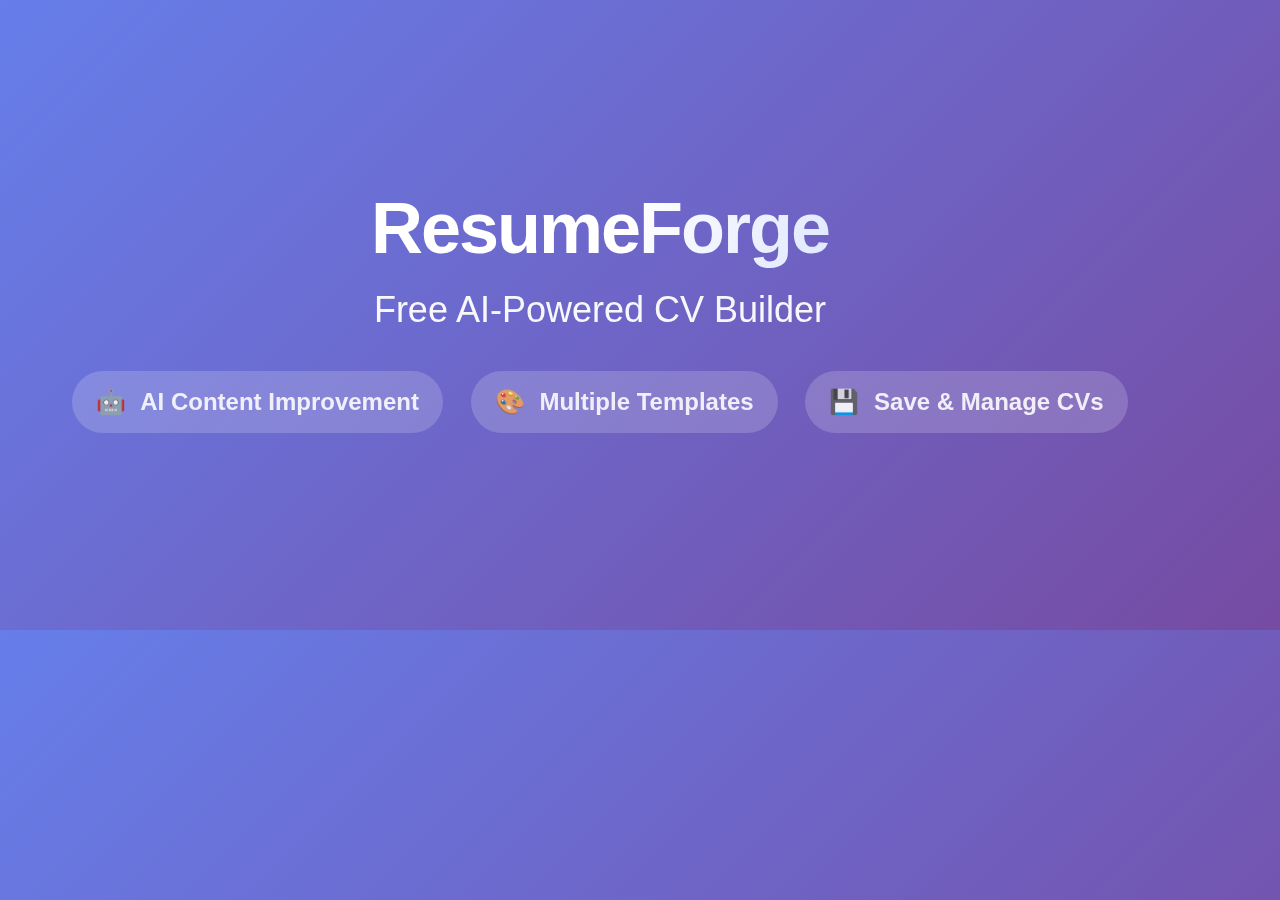
<file: templates/og_image.html>
<!DOCTYPE html>
<html>
<head>
    <meta charset="UTF-8">
    <title>ResumeForge OG Image</title>
    <style>
        * {
            margin: 0;
            padding: 0;
            box-sizing: border-box;
        }

        body {
            width: 1200px;
            height: 630px;
            font-family: 'Space Grotesk', -apple-system, BlinkMacSystemFont, sans-serif;
            background: linear-gradient(135deg, #667eea 0%, #764ba2 100%);
            display: flex;
            align-items: center;
            justify-content: center;
            overflow: hidden;
        }

        .container {
            text-align: center;
            color: white;
            padding: 60px;
        }

        .logo {
            font-size: 72px;
            font-weight: 700;
            margin-bottom: 20px;
            letter-spacing: -2px;
        }

        .logo-accent {
            background: linear-gradient(120deg, #fff 0%, #e0e7ff 100%);
            -webkit-background-clip: text;
            -webkit-text-fill-color: transparent;
            background-clip: text;
        }

        .tagline {
            font-size: 36px;
            font-weight: 500;
            margin-bottom: 30px;
            opacity: 0.95;
        }

        .features {
            font-size: 28px;
            opacity: 0.9;
            line-height: 1.6;
        }

        .badge {
            display: inline-block;
            background: rgba(255, 255, 255, 0.2);
            padding: 12px 24px;
            border-radius: 50px;
            margin: 10px;
            font-size: 24px;
            font-weight: 600;
            backdrop-filter: blur(10px);
        }

        .icon {
            margin-right: 8px;
        }
    </style>
</head>
<body>
    <div class="container">
        <div class="logo">
            Resume<span class="logo-accent">Forge</span>
        </div>
        <div class="tagline">
            Free AI-Powered CV Builder
        </div>
        <div class="features">
            <div class="badge"><span class="icon">🤖</span> AI Content Improvement</div>
            <div class="badge"><span class="icon">🎨</span> Multiple Templates</div>
            <div class="badge"><span class="icon">💾</span> Save & Manage CVs</div>
        </div>
    </div>
</body>
</html>
</file>
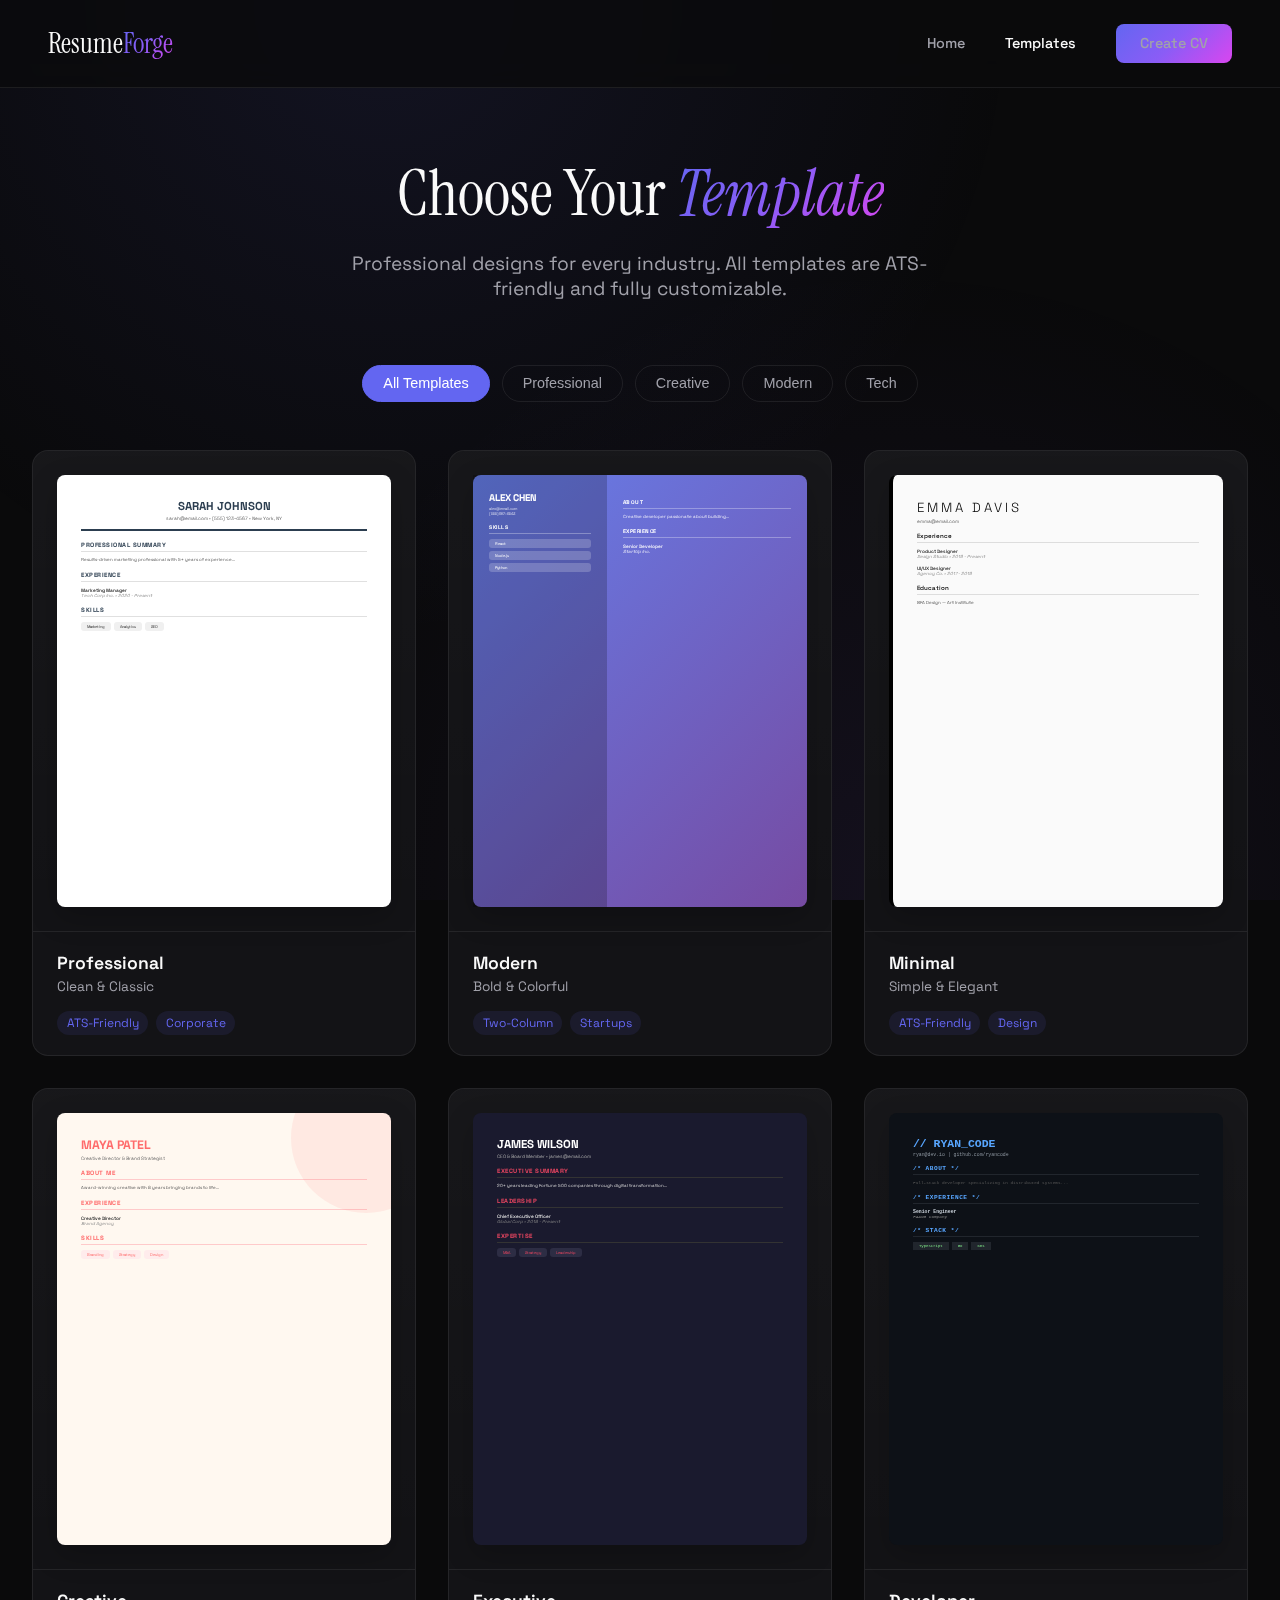
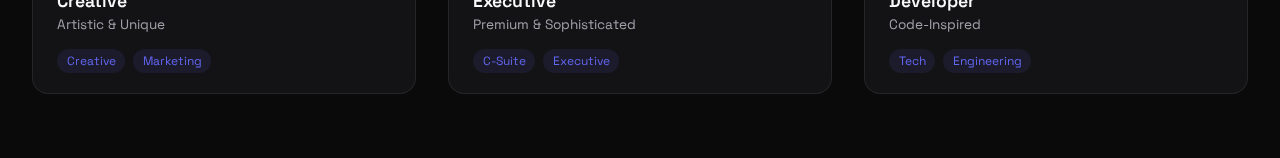
<file: templates/templates.html>
<!DOCTYPE html>
<html lang="en">
<head>
    <meta charset="UTF-8">
    <meta name="viewport" content="width=device-width, initial-scale=1.0">
    <title>CV Templates — ResumeForge</title>
    <link href="https://fonts.googleapis.com/css2?family=Space+Grotesk:wght@300;400;500;600;700&family=Instrument+Serif:ital@0;1&display=swap" rel="stylesheet">
    <style>
        :root {
            --bg-dark: #0a0a0b;
            --bg-card: #131316;
            --accent: #6366f1;
            --accent-glow: rgba(99, 102, 241, 0.4);
            --text-primary: #fafafa;
            --text-secondary: #a1a1aa;
            --border: rgba(255, 255, 255, 0.08);
            --gradient-1: linear-gradient(135deg, #6366f1 0%, #8b5cf6 50%, #d946ef 100%);
        }

        * { margin: 0; padding: 0; box-sizing: border-box; }

        body {
            font-family: 'Space Grotesk', sans-serif;
            background: var(--bg-dark);
            color: var(--text-primary);
            min-height: 100vh;
        }

        .bg-gradient {
            position: fixed;
            top: 0; left: 0;
            width: 100%; height: 100%;
            pointer-events: none;
            z-index: 0;
            background: 
                radial-gradient(ellipse at 30% 0%, rgba(99, 102, 241, 0.1) 0%, transparent 50%),
                radial-gradient(ellipse at 70% 100%, rgba(139, 92, 246, 0.08) 0%, transparent 50%);
        }

        nav {
            position: sticky;
            top: 0;
            padding: 1.5rem 3rem;
            display: flex;
            justify-content: space-between;
            align-items: center;
            z-index: 100;
            backdrop-filter: blur(10px);
            background: rgba(10, 10, 11, 0.8);
            border-bottom: 1px solid var(--border);
        }

        .logo {
            font-family: 'Instrument Serif', serif;
            font-size: 1.75rem;
            text-decoration: none;
            color: var(--text-primary);
        }

        .logo span {
            background: var(--gradient-1);
            -webkit-background-clip: text;
            -webkit-text-fill-color: transparent;
        }

        .nav-links {
            display: flex;
            gap: 2.5rem;
            align-items: center;
        }

        .nav-links a {
            color: var(--text-secondary);
            text-decoration: none;
            font-size: 0.9rem;
            font-weight: 500;
            transition: color 0.2s;
        }

        .nav-links a:hover, .nav-links a.active { color: var(--text-primary); }

        .btn-nav {
            background: var(--gradient-1);
            color: white;
            padding: 0.65rem 1.5rem;
            border-radius: 8px;
            font-weight: 600;
            font-size: 0.9rem;
            text-decoration: none;
            transition: transform 0.2s, box-shadow 0.2s;
        }

        .btn-nav:hover {
            transform: translateY(-2px);
            box-shadow: 0 10px 40px var(--accent-glow);
        }

        main {
            position: relative;
            z-index: 10;
            max-width: 1400px;
            margin: 0 auto;
            padding: 4rem 2rem;
        }

        .page-header {
            text-align: center;
            margin-bottom: 4rem;
        }

        .page-header h1 {
            font-family: 'Instrument Serif', serif;
            font-size: clamp(2.5rem, 5vw, 4rem);
            font-weight: 400;
            margin-bottom: 1rem;
        }

        .page-header h1 span {
            font-style: italic;
            background: var(--gradient-1);
            -webkit-background-clip: text;
            -webkit-text-fill-color: transparent;
        }

        .page-header p {
            color: var(--text-secondary);
            font-size: 1.2rem;
            max-width: 600px;
            margin: 0 auto;
        }

        .filter-tabs {
            display: flex;
            justify-content: center;
            gap: 0.75rem;
            margin-bottom: 3rem;
            flex-wrap: wrap;
        }

        .filter-tab {
            padding: 0.6rem 1.25rem;
            border-radius: 100px;
            font-size: 0.9rem;
            font-weight: 500;
            border: 1px solid var(--border);
            background: transparent;
            color: var(--text-secondary);
            cursor: pointer;
            transition: all 0.2s;
        }

        .filter-tab:hover { border-color: var(--accent); color: var(--text-primary); }
        .filter-tab.active { background: var(--accent); border-color: var(--accent); color: white; }

        .templates-grid {
            display: grid;
            grid-template-columns: repeat(auto-fill, minmax(320px, 1fr));
            gap: 2rem;
        }

        .template-card {
            background: var(--bg-card);
            border: 1px solid var(--border);
            border-radius: 16px;
            overflow: hidden;
            transition: transform 0.3s, box-shadow 0.3s, border-color 0.3s;
            cursor: pointer;
            text-decoration: none;
            color: inherit;
        }

        .template-card:hover {
            transform: translateY(-8px);
            box-shadow: 0 30px 60px rgba(0, 0, 0, 0.3);
            border-color: var(--accent);
        }

        .template-preview-wrapper {
            position: relative;
            padding: 1.5rem;
            background: linear-gradient(180deg, rgba(255,255,255,0.02) 0%, transparent 100%);
        }

        .template-preview {
            background: white;
            border-radius: 8px;
            aspect-ratio: 8.5/11;
            padding: 1.5rem;
            font-size: 0.55rem;
            color: #333;
            box-shadow: 0 10px 30px rgba(0, 0, 0, 0.2);
            transition: transform 0.3s;
        }

        .template-card:hover .template-preview { transform: scale(1.02); }

        /* Professional */
        .template-preview.professional .tp-header {
            text-align: center;
            border-bottom: 2px solid #2c3e50;
            padding-bottom: 8px;
            margin-bottom: 10px;
        }

        .template-preview .tp-name { font-size: 1.3em; font-weight: bold; color: #2c3e50; margin-bottom: 2px; }
        .template-preview .tp-contact { font-size: 0.55em; color: #666; }
        .template-preview .tp-section-title {
            font-size: 0.7em; font-weight: bold; color: #2c3e50;
            border-bottom: 1px solid #e0e0e0; padding-bottom: 2px;
            margin: 8px 0 5px; text-transform: uppercase; letter-spacing: 0.5px;
        }
        .template-preview .tp-text { font-size: 0.5em; color: #555; line-height: 1.4; }
        .template-preview .tp-entry { margin-bottom: 6px; }
        .template-preview .tp-entry-title { font-weight: 600; font-size: 0.55em; }
        .template-preview .tp-entry-sub { font-size: 0.5em; color: #888; font-style: italic; }
        .template-preview .tp-skills { display: flex; flex-wrap: wrap; gap: 3px; }
        .template-preview .tp-skill { background: #f0f0f0; padding: 2px 6px; border-radius: 3px; font-size: 0.45em; }

        /* Modern */
        .template-preview.modern {
            background: linear-gradient(135deg, #667eea, #764ba2);
            color: white;
            display: grid;
            grid-template-columns: 1fr 1.5fr;
            padding: 0;
        }
        .template-preview.modern .tp-sidebar { background: rgba(0,0,0,0.2); padding: 1rem; }
        .template-preview.modern .tp-main { padding: 1rem; }
        .template-preview.modern .tp-name { color: white; font-size: 1.1em; }
        .template-preview.modern .tp-contact { color: rgba(255,255,255,0.7); font-size: 0.45em; }
        .template-preview.modern .tp-section-title { color: white; border-color: rgba(255,255,255,0.3); font-size: 0.6em; }
        .template-preview.modern .tp-text, .template-preview.modern .tp-entry-title, .template-preview.modern .tp-entry-sub { color: rgba(255,255,255,0.9); }
        .template-preview.modern .tp-skill { background: rgba(255,255,255,0.2); color: white; }

        /* Minimal */
        .template-preview.minimal { background: #fafafa; border-left: 4px solid #000; }
        .template-preview.minimal .tp-header { text-align: left; border: none; padding-bottom: 0; }
        .template-preview.minimal .tp-name { font-size: 1.5em; font-weight: 300; letter-spacing: 3px; color: #000; }
        .template-preview.minimal .tp-section-title { color: #000; font-weight: 500; text-transform: none; letter-spacing: 0; border-color: #ddd; }

        /* Creative */
        .template-preview.creative { background: #fff8f0; position: relative; overflow: hidden; }
        .template-preview.creative::before {
            content: ''; position: absolute; top: -50px; right: -50px;
            width: 150px; height: 150px; background: #ff6b6b; border-radius: 50%; opacity: 0.1;
        }
        .template-preview.creative .tp-name { color: #ff6b6b; font-size: 1.4em; }
        .template-preview.creative .tp-section-title { color: #ff6b6b; border-color: #ffcaca; }
        .template-preview.creative .tp-skill { background: #ffecec; color: #ff6b6b; }

        /* Executive */
        .template-preview.executive { background: #1a1a2e; color: #eee; }
        .template-preview.executive .tp-header { border-color: #e94560; }
        .template-preview.executive .tp-name { color: #fff; }
        .template-preview.executive .tp-contact { color: #aaa; }
        .template-preview.executive .tp-section-title { color: #e94560; border-color: #333; }
        .template-preview.executive .tp-text, .template-preview.executive .tp-entry-title { color: #ddd; }
        .template-preview.executive .tp-entry-sub { color: #888; }
        .template-preview.executive .tp-skill { background: #2d2d44; color: #e94560; }

        /* Tech */
        .template-preview.tech { background: #0d1117; color: #c9d1d9; font-family: 'Courier New', monospace; }
        .template-preview.tech .tp-header { border-color: #58a6ff; }
        .template-preview.tech .tp-name { color: #58a6ff; font-family: 'Courier New', monospace; }
        .template-preview.tech .tp-contact { color: #8b949e; }
        .template-preview.tech .tp-section-title { color: #58a6ff; border-color: #21262d; }
        .template-preview.tech .tp-skill { background: #21262d; color: #7ee787; border-radius: 0; }

        .template-info { padding: 1.25rem 1.5rem; border-top: 1px solid var(--border); }
        .template-name { font-size: 1.1rem; font-weight: 600; margin-bottom: 0.25rem; }
        .template-category { font-size: 0.85rem; color: var(--text-secondary); margin-bottom: 1rem; }
        .template-tags { display: flex; gap: 0.5rem; flex-wrap: wrap; }
        .template-tag { font-size: 0.75rem; padding: 0.25rem 0.6rem; border-radius: 100px; background: rgba(99, 102, 241, 0.1); color: var(--accent); }

        .template-overlay {
            position: absolute; inset: 0;
            background: rgba(0, 0, 0, 0.7);
            display: flex; align-items: center; justify-content: center;
            opacity: 0; transition: opacity 0.3s;
        }
        .template-card:hover .template-overlay { opacity: 1; }

        .use-template-btn {
            background: var(--gradient-1);
            color: white;
            padding: 0.875rem 2rem;
            border-radius: 10px;
            font-weight: 600;
            font-size: 0.95rem;
            text-decoration: none;
            transform: translateY(10px);
            transition: transform 0.3s;
        }
        .template-card:hover .use-template-btn { transform: translateY(0); }

        @media (max-width: 768px) {
            nav { padding: 1rem 1.5rem; }
            .nav-links { display: none; }
            .templates-grid { grid-template-columns: 1fr; }
        }
    </style>
</head>
<body>
    <div class="bg-gradient"></div>

    <nav>
        <a href="/" class="logo">Resume<span>Forge</span></a>
        <div class="nav-links">
            <a href="/">Home</a>
            <a href="/templates" class="active">Templates</a>
            <a href="/create" class="btn-nav">Create CV</a>
        </div>
    </nav>

    <main>
        <div class="page-header">
            <h1>Choose Your <span>Template</span></h1>
            <p>Professional designs for every industry. All templates are ATS-friendly and fully customizable.</p>
        </div>

        <div class="filter-tabs">
            <button class="filter-tab active" data-filter="all">All Templates</button>
            <button class="filter-tab" data-filter="professional">Professional</button>
            <button class="filter-tab" data-filter="creative">Creative</button>
            <button class="filter-tab" data-filter="modern">Modern</button>
            <button class="filter-tab" data-filter="tech">Tech</button>
        </div>

        <div class="templates-grid">
            <!-- Professional Template -->
            <a href="/create?template=professional" class="template-card" data-category="professional">
                <div class="template-preview-wrapper">
                    <div class="template-preview professional">
                        <div class="tp-header">
                            <div class="tp-name">SARAH JOHNSON</div>
                            <div class="tp-contact">sarah@email.com • (555) 123-4567 • New York, NY</div>
                        </div>
                        <div class="tp-section-title">Professional Summary</div>
                        <div class="tp-text">Results-driven marketing professional with 5+ years of experience...</div>
                        <div class="tp-section-title">Experience</div>
                        <div class="tp-entry">
                            <div class="tp-entry-title">Marketing Manager</div>
                            <div class="tp-entry-sub">Tech Corp Inc. • 2020 - Present</div>
                        </div>
                        <div class="tp-section-title">Skills</div>
                        <div class="tp-skills">
                            <span class="tp-skill">Marketing</span>
                            <span class="tp-skill">Analytics</span>
                            <span class="tp-skill">SEO</span>
                        </div>
                    </div>
                    <div class="template-overlay">
                        <span class="use-template-btn">Use This Template</span>
                    </div>
                </div>
                <div class="template-info">
                    <div class="template-name">Professional</div>
                    <div class="template-category">Clean & Classic</div>
                    <div class="template-tags">
                        <span class="template-tag">ATS-Friendly</span>
                        <span class="template-tag">Corporate</span>
                    </div>
                </div>
            </a>

            <!-- Modern Template -->
            <a href="/create?template=modern" class="template-card" data-category="modern">
                <div class="template-preview-wrapper">
                    <div class="template-preview modern">
                        <div class="tp-sidebar">
                            <div class="tp-name">ALEX CHEN</div>
                            <div class="tp-contact">alex@email.com<br>(555) 987-6543</div>
                            <div class="tp-section-title">Skills</div>
                            <div class="tp-skills" style="flex-direction: column;">
                                <span class="tp-skill">React</span>
                                <span class="tp-skill">Node.js</span>
                                <span class="tp-skill">Python</span>
                            </div>
                        </div>
                        <div class="tp-main">
                            <div class="tp-section-title">About</div>
                            <div class="tp-text">Creative developer passionate about building...</div>
                            <div class="tp-section-title">Experience</div>
                            <div class="tp-entry">
                                <div class="tp-entry-title">Senior Developer</div>
                                <div class="tp-entry-sub">StartUp Inc.</div>
                            </div>
                        </div>
                    </div>
                    <div class="template-overlay">
                        <span class="use-template-btn">Use This Template</span>
                    </div>
                </div>
                <div class="template-info">
                    <div class="template-name">Modern</div>
                    <div class="template-category">Bold & Colorful</div>
                    <div class="template-tags">
                        <span class="template-tag">Two-Column</span>
                        <span class="template-tag">Startups</span>
                    </div>
                </div>
            </a>

            <!-- Minimal Template -->
            <a href="/create?template=minimal" class="template-card" data-category="professional">
                <div class="template-preview-wrapper">
                    <div class="template-preview minimal">
                        <div class="tp-header">
                            <div class="tp-name">EMMA DAVIS</div>
                            <div class="tp-contact">emma@email.com</div>
                        </div>
                        <div class="tp-section-title">Experience</div>
                        <div class="tp-entry">
                            <div class="tp-entry-title">Product Designer</div>
                            <div class="tp-entry-sub">Design Studio • 2019 - Present</div>
                        </div>
                        <div class="tp-entry">
                            <div class="tp-entry-title">UI/UX Designer</div>
                            <div class="tp-entry-sub">Agency Co. • 2017 - 2019</div>
                        </div>
                        <div class="tp-section-title">Education</div>
                        <div class="tp-text">BFA Design — Art Institute</div>
                    </div>
                    <div class="template-overlay">
                        <span class="use-template-btn">Use This Template</span>
                    </div>
                </div>
                <div class="template-info">
                    <div class="template-name">Minimal</div>
                    <div class="template-category">Simple & Elegant</div>
                    <div class="template-tags">
                        <span class="template-tag">ATS-Friendly</span>
                        <span class="template-tag">Design</span>
                    </div>
                </div>
            </a>

            <!-- Creative Template -->
            <a href="/create?template=creative" class="template-card" data-category="creative">
                <div class="template-preview-wrapper">
                    <div class="template-preview creative">
                        <div class="tp-header" style="text-align: left; border: none;">
                            <div class="tp-name">MAYA PATEL</div>
                            <div class="tp-contact">Creative Director & Brand Strategist</div>
                        </div>
                        <div class="tp-section-title">About Me</div>
                        <div class="tp-text">Award-winning creative with 8 years bringing brands to life...</div>
                        <div class="tp-section-title">Experience</div>
                        <div class="tp-entry">
                            <div class="tp-entry-title">Creative Director</div>
                            <div class="tp-entry-sub">Brand Agency</div>
                        </div>
                        <div class="tp-section-title">Skills</div>
                        <div class="tp-skills">
                            <span class="tp-skill">Branding</span>
                            <span class="tp-skill">Strategy</span>
                            <span class="tp-skill">Design</span>
                        </div>
                    </div>
                    <div class="template-overlay">
                        <span class="use-template-btn">Use This Template</span>
                    </div>
                </div>
                <div class="template-info">
                    <div class="template-name">Creative</div>
                    <div class="template-category">Artistic & Unique</div>
                    <div class="template-tags">
                        <span class="template-tag">Creative</span>
                        <span class="template-tag">Marketing</span>
                    </div>
                </div>
            </a>

            <!-- Executive Template -->
            <a href="/create?template=executive" class="template-card" data-category="professional">
                <div class="template-preview-wrapper">
                    <div class="template-preview executive">
                        <div class="tp-header">
                            <div class="tp-name">JAMES WILSON</div>
                            <div class="tp-contact">CEO & Board Member • james@email.com</div>
                        </div>
                        <div class="tp-section-title">Executive Summary</div>
                        <div class="tp-text">20+ years leading Fortune 500 companies through digital transformation...</div>
                        <div class="tp-section-title">Leadership</div>
                        <div class="tp-entry">
                            <div class="tp-entry-title">Chief Executive Officer</div>
                            <div class="tp-entry-sub">Global Corp • 2018 - Present</div>
                        </div>
                        <div class="tp-section-title">Expertise</div>
                        <div class="tp-skills">
                            <span class="tp-skill">M&A</span>
                            <span class="tp-skill">Strategy</span>
                            <span class="tp-skill">Leadership</span>
                        </div>
                    </div>
                    <div class="template-overlay">
                        <span class="use-template-btn">Use This Template</span>
                    </div>
                </div>
                <div class="template-info">
                    <div class="template-name">Executive</div>
                    <div class="template-category">Premium & Sophisticated</div>
                    <div class="template-tags">
                        <span class="template-tag">C-Suite</span>
                        <span class="template-tag">Executive</span>
                    </div>
                </div>
            </a>

            <!-- Tech Template -->
            <a href="/create?template=tech" class="template-card" data-category="tech">
                <div class="template-preview-wrapper">
                    <div class="template-preview tech">
                        <div class="tp-header">
                            <div class="tp-name">// RYAN_CODE</div>
                            <div class="tp-contact">ryan@dev.io | github.com/ryancode</div>
                        </div>
                        <div class="tp-section-title">/* About */</div>
                        <div class="tp-text">Full-stack developer specializing in distributed systems...</div>
                        <div class="tp-section-title">/* Experience */</div>
                        <div class="tp-entry">
                            <div class="tp-entry-title">Senior Engineer</div>
                            <div class="tp-entry-sub">FAANG Company</div>
                        </div>
                        <div class="tp-section-title">/* Stack */</div>
                        <div class="tp-skills">
                            <span class="tp-skill">TypeScript</span>
                            <span class="tp-skill">Go</span>
                            <span class="tp-skill">K8s</span>
                        </div>
                    </div>
                    <div class="template-overlay">
                        <span class="use-template-btn">Use This Template</span>
                    </div>
                </div>
                <div class="template-info">
                    <div class="template-name">Developer</div>
                    <div class="template-category">Code-Inspired</div>
                    <div class="template-tags">
                        <span class="template-tag">Tech</span>
                        <span class="template-tag">Engineering</span>
                    </div>
                </div>
            </a>
        </div>
    </main>

    <script>
        // Filter functionality
        document.querySelectorAll('.filter-tab').forEach(tab => {
            tab.addEventListener('click', () => {
                // Update active tab
                document.querySelectorAll('.filter-tab').forEach(t => t.classList.remove('active'));
                tab.classList.add('active');

                // Filter cards
                const filter = tab.dataset.filter;
                document.querySelectorAll('.template-card').forEach(card => {
                    if (filter === 'all' || card.dataset.category === filter) {
                        card.style.display = 'block';
                    } else {
                        card.style.display = 'none';
                    }
                });
            });
        });
    </script>
</body>
</html>
</file>
